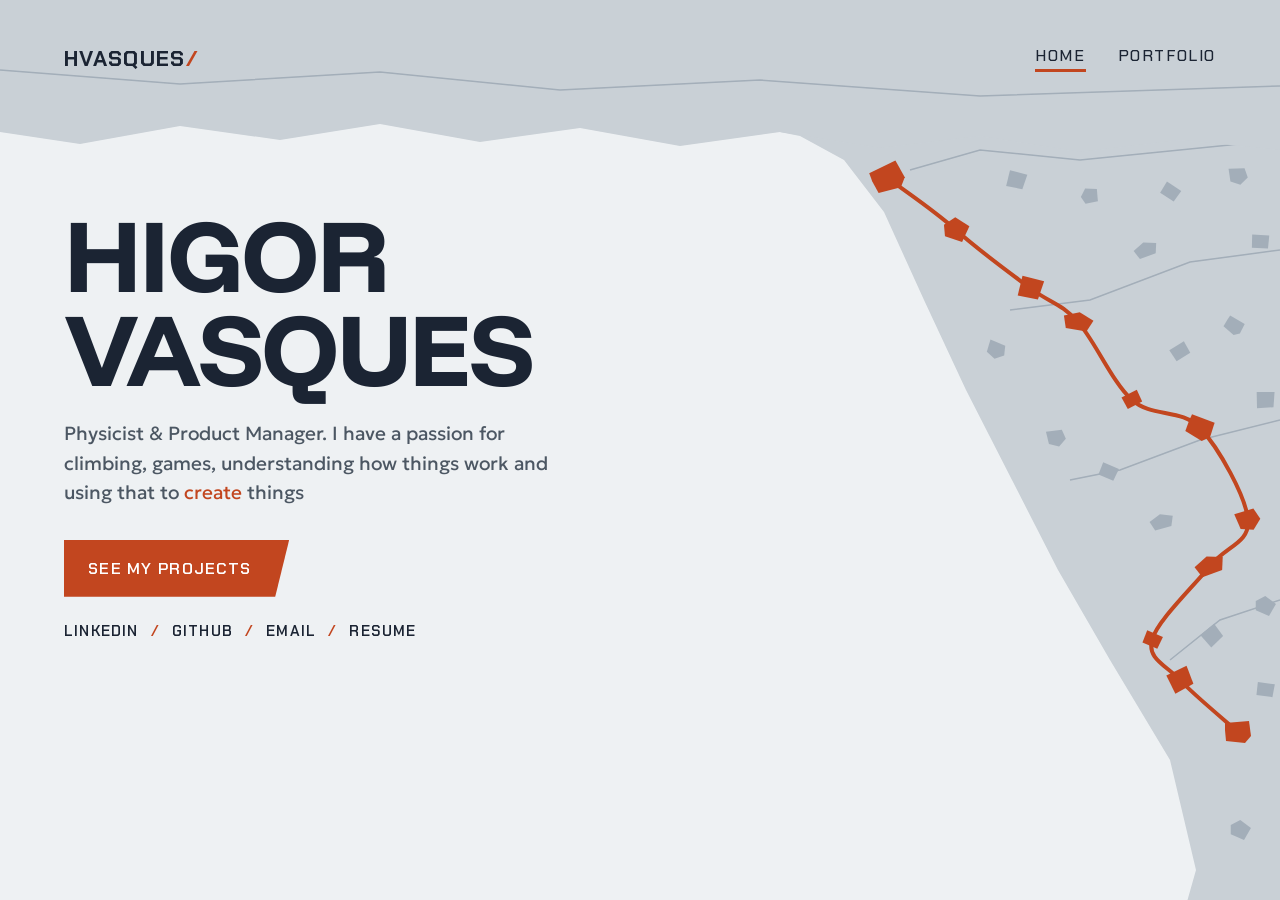
<file: index.html>
<!doctype html>
<html lang="en">
<head>
  <meta charset="utf-8">
  <meta name="viewport" content="width=device-width, initial-scale=1">
  <title>Higor Vasques — Physicist &amp; Product Manager</title>
  <meta name="description" content="Physicist and Product Manager with a passion for climbing, games, understanding how things work and using that to create things.">
  <link rel="preconnect" href="https://fonts.googleapis.com">
  <link rel="preconnect" href="https://fonts.gstatic.com" crossorigin>
  <link rel="stylesheet" href="/assets/css/tokens.css">
  <link rel="stylesheet" href="/assets/css/base.css">
  <link rel="stylesheet" href="/assets/css/home.css">
  <script type="module" src="/assets/js/pages/home.js"></script>
</head>
<body>
  <rock-roof></rock-roof>
  <div class="rock wall wall--home"></div>
  <site-header current="home"></site-header>

  <main class="content">
    <div class="copy--home">
      <h1 class="title title--name"><span>Higor</span> <span>Vasques</span></h1>
      <p class="lede">
        Physicist &amp; Product Manager. I have a passion for climbing, games, understanding how things work and using that to
        <!-- The word after "create" rolls through this list (see .creates in home.css).
             The last entry repeats the first so the loop is seamless. -->
        <span class="creates"><span class="hl">create</span> <span class="creates__slot"><span class="creates__reel"><span>things</span><span>features</span><span>products</span><span>experiences</span><span aria-hidden="true">things</span></span></span></span>
      </p>
      <a class="btn" href="/portfolio/">See my projects</a>
      <ul class="contact" aria-label="Contact">
        <li><a href="https://www.linkedin.com/in/higorvasques/" target="_blank" rel="me noopener">LinkedIn</a></li>
        <li><a href="https://github.com/hvasques" target="_blank" rel="me noopener">GitHub</a></li>
        <li><a href="mailto:higorlorijolavasques@gmail.com">Email</a></li>
        <li><a href="/resume.pdf" target="_blank" rel="noopener" type="application/pdf">Resume</a></li>
      </ul>
    </div>
  </main>
</body>
</html>
</file>
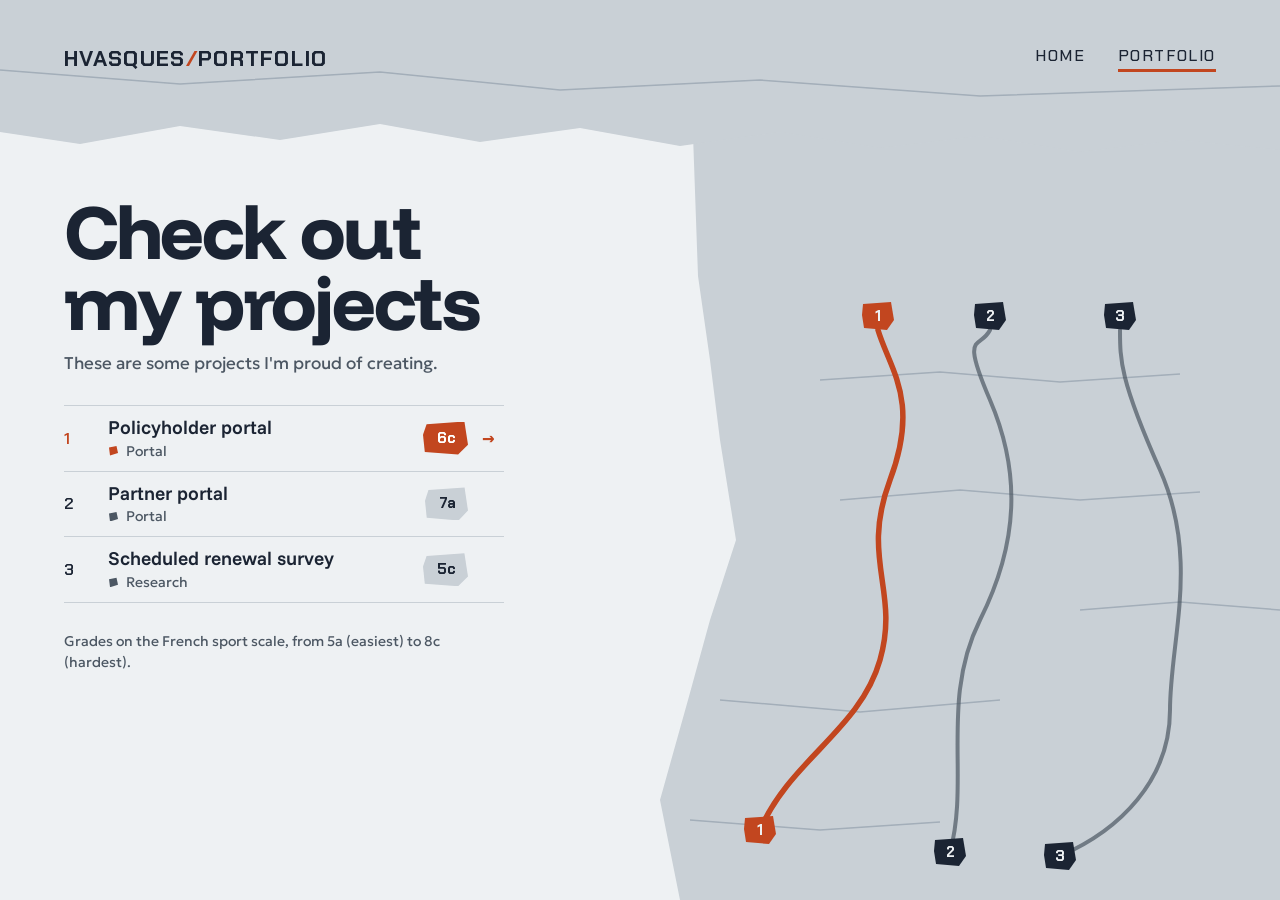
<file: portfolio/index.html>
<!doctype html>
<html lang="en">
<head>
  <meta charset="utf-8">
  <meta name="viewport" content="width=device-width, initial-scale=1">
  <title>Portfolio — hvasques</title>
  <meta name="description" content="Some projects Higor Vasques is proud of creating.">
  <link rel="preconnect" href="https://fonts.googleapis.com">
  <link rel="preconnect" href="https://fonts.gstatic.com" crossorigin>
  <link rel="stylesheet" href="/assets/css/tokens.css">
  <link rel="stylesheet" href="/assets/css/base.css">
  <link rel="stylesheet" href="/assets/css/portfolio.css">
  <script type="module" src="/assets/js/pages/portfolio.js"></script>
</head>
<body>
  <rock-roof></rock-roof>
  <div class="rock wall wall--topo"></div>
  <site-header current="portfolio"></site-header>

  <main class="content content--portfolio">
    <div class="copy--portfolio">
      <div class="intro">
        <h1 class="title title--sm">Check out my projects</h1>
        <p class="lede">These are some projects I'm proud of creating.</p>
      </div>

      <!-- Rows are built from assets/js/data/projects.js -->
      <div class="routes" data-routes></div>

      <p class="note">Grades on the French sport scale, from 5a (easiest) to 8c (hardest).</p>
    </div>
  </main>
</body>
</html>
</file>
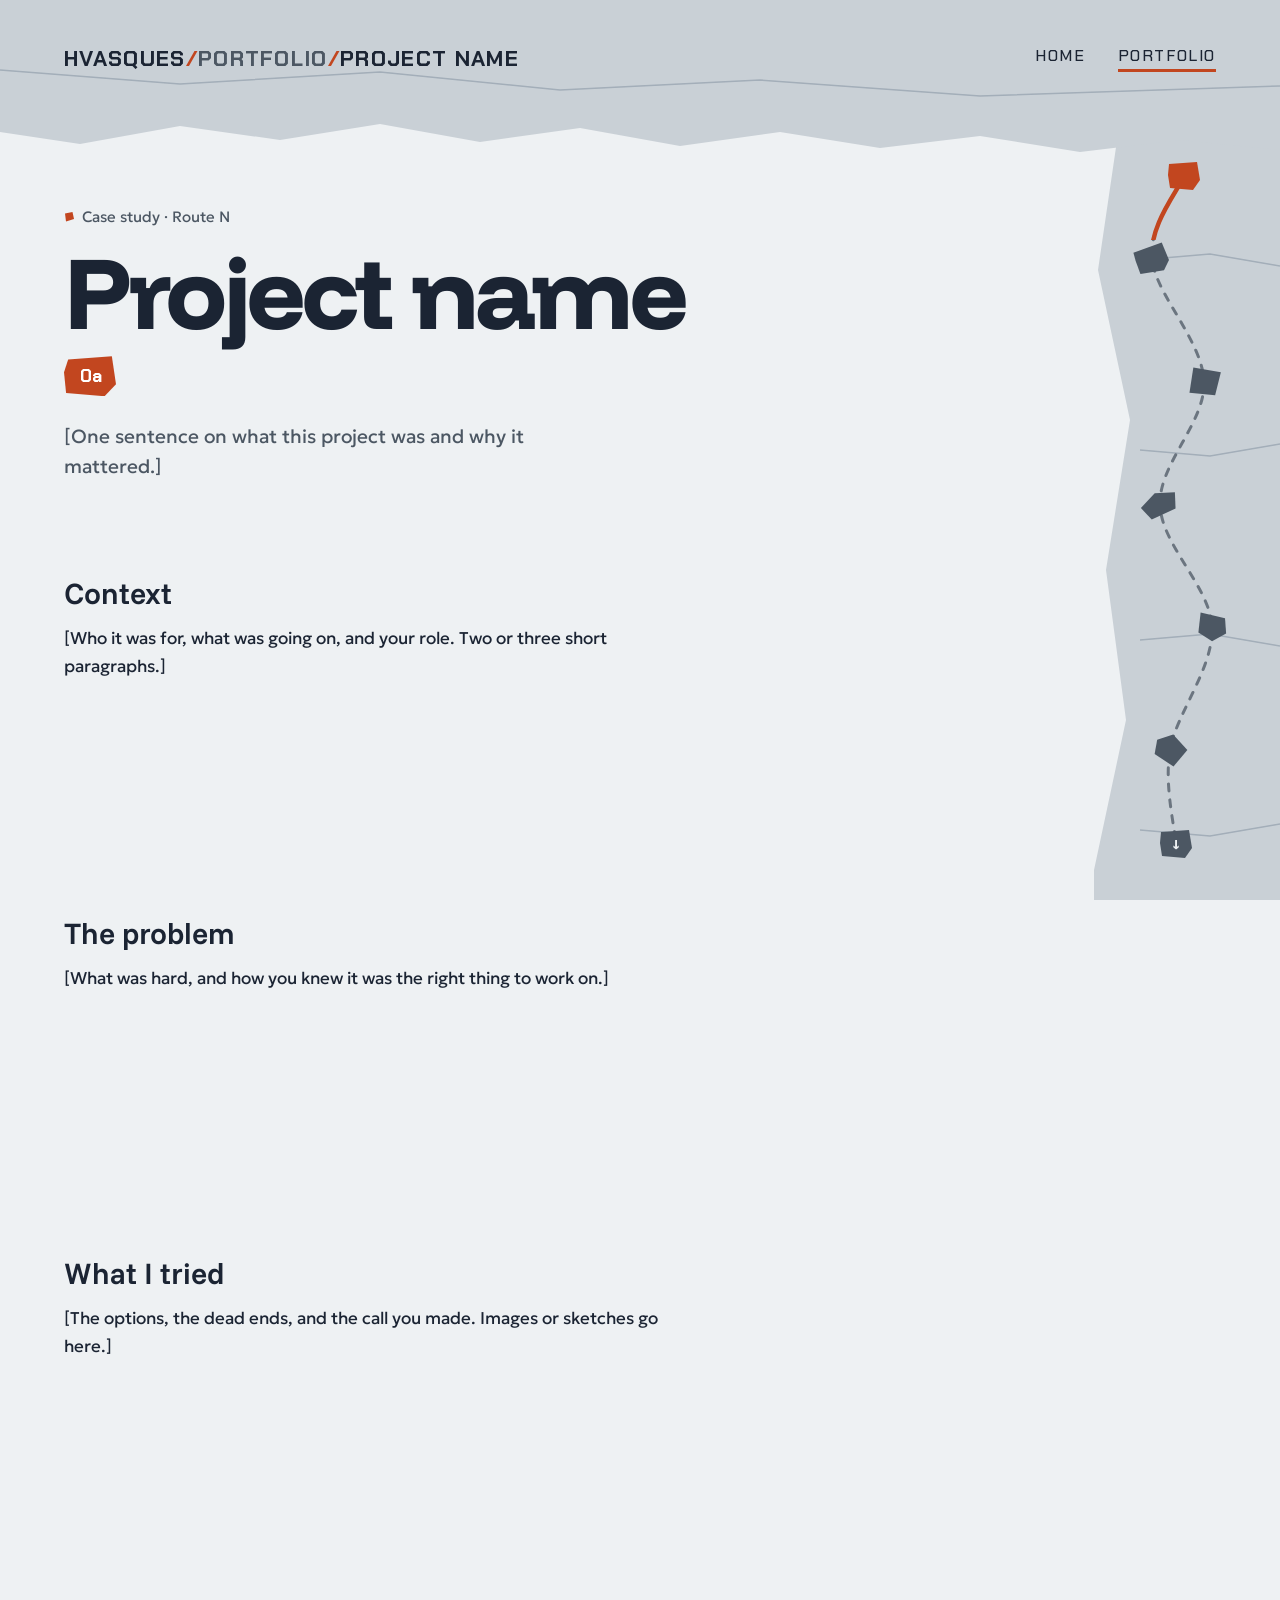
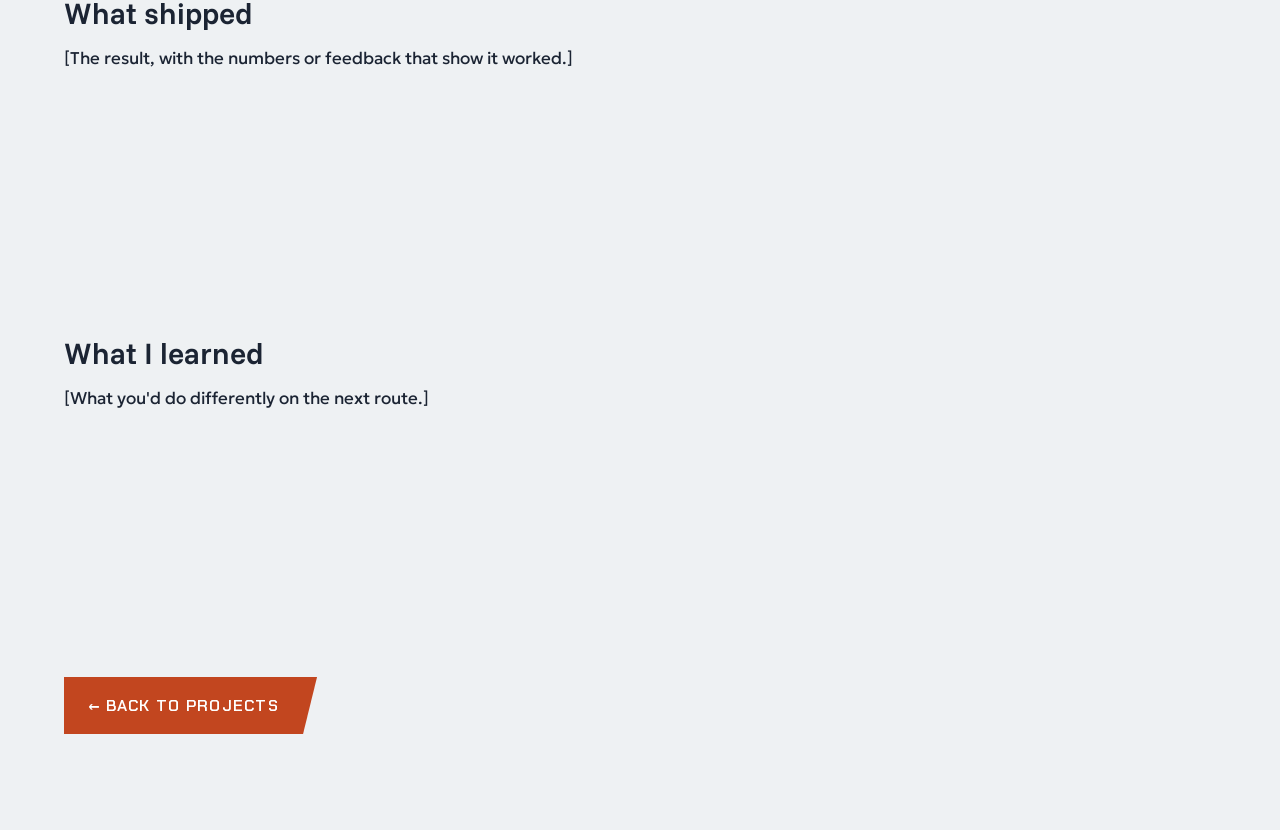
<file: portfolio/_template/index.html>
<!doctype html>
<html lang="en">
<head>
  <meta charset="utf-8">
  <meta name="viewport" content="width=device-width, initial-scale=1">
  <!-- TEMPLATE: copy this folder to portfolio/<slug>/, then:
       1. set data-project="<slug>" on <body> (same slug as in assets/js/data/projects.js)
       2. remove the robots line below
       3. write the title, intro and sections. Any <h2 data-sec> becomes a hold on the wall. -->
  <meta name="robots" content="noindex">
  <title>Project name — hvasques</title>
  <link rel="preconnect" href="https://fonts.googleapis.com">
  <link rel="preconnect" href="https://fonts.gstatic.com" crossorigin>
  <link rel="stylesheet" href="/assets/css/tokens.css">
  <link rel="stylesheet" href="/assets/css/base.css">
  <link rel="stylesheet" href="/assets/css/project.css">
  <script type="module" src="/assets/js/pages/project.js"></script>
</head>
<body data-project="">
  <rock-roof></rock-roof>
  <div class="rock wall wall--read"></div>
  <site-header current="portfolio"></site-header>

  <main class="content content--project">
    <article class="copy--project">
      <header class="project-head">
        <a class="btn btn--sm back--top" href="/portfolio/">&larr; Back to projects</a>
        <!-- Label and grade are filled in from projects.js -->
        <span class="label label--on" data-project-label>Case study · Route N</span>
        <div class="project-title">
          <h1 class="title">Project name</h1>
          <span class="grade grade--on grade--lg" data-project-grade>0a</span>
        </div>
        <p class="lede">[One sentence on what this project was and why it mattered.]</p>
      </header>

      <section class="section">
        <h2 data-sec>Context</h2>
        <p>[Who it was for, what was going on, and your role. Two or three short paragraphs.]</p>
      </section>
      <section class="section">
        <h2 data-sec>The problem</h2>
        <p>[What was hard, and how you knew it was the right thing to work on.]</p>
      </section>
      <section class="section">
        <h2 data-sec>What I tried</h2>
        <p>[The options, the dead ends, and the call you made. Images or sketches go here.]</p>
      </section>
      <section class="section">
        <h2 data-sec>What shipped</h2>
        <p>[The result, with the numbers or feedback that show it worked.]</p>
      </section>
      <section class="section">
        <h2 data-sec>What I learned</h2>
        <p>[What you'd do differently on the next route.]</p>
      </section>

      <a class="btn back--bottom" href="/portfolio/">&larr; Back to projects</a>
    </article>
  </main>
</body>
</html>
</file>
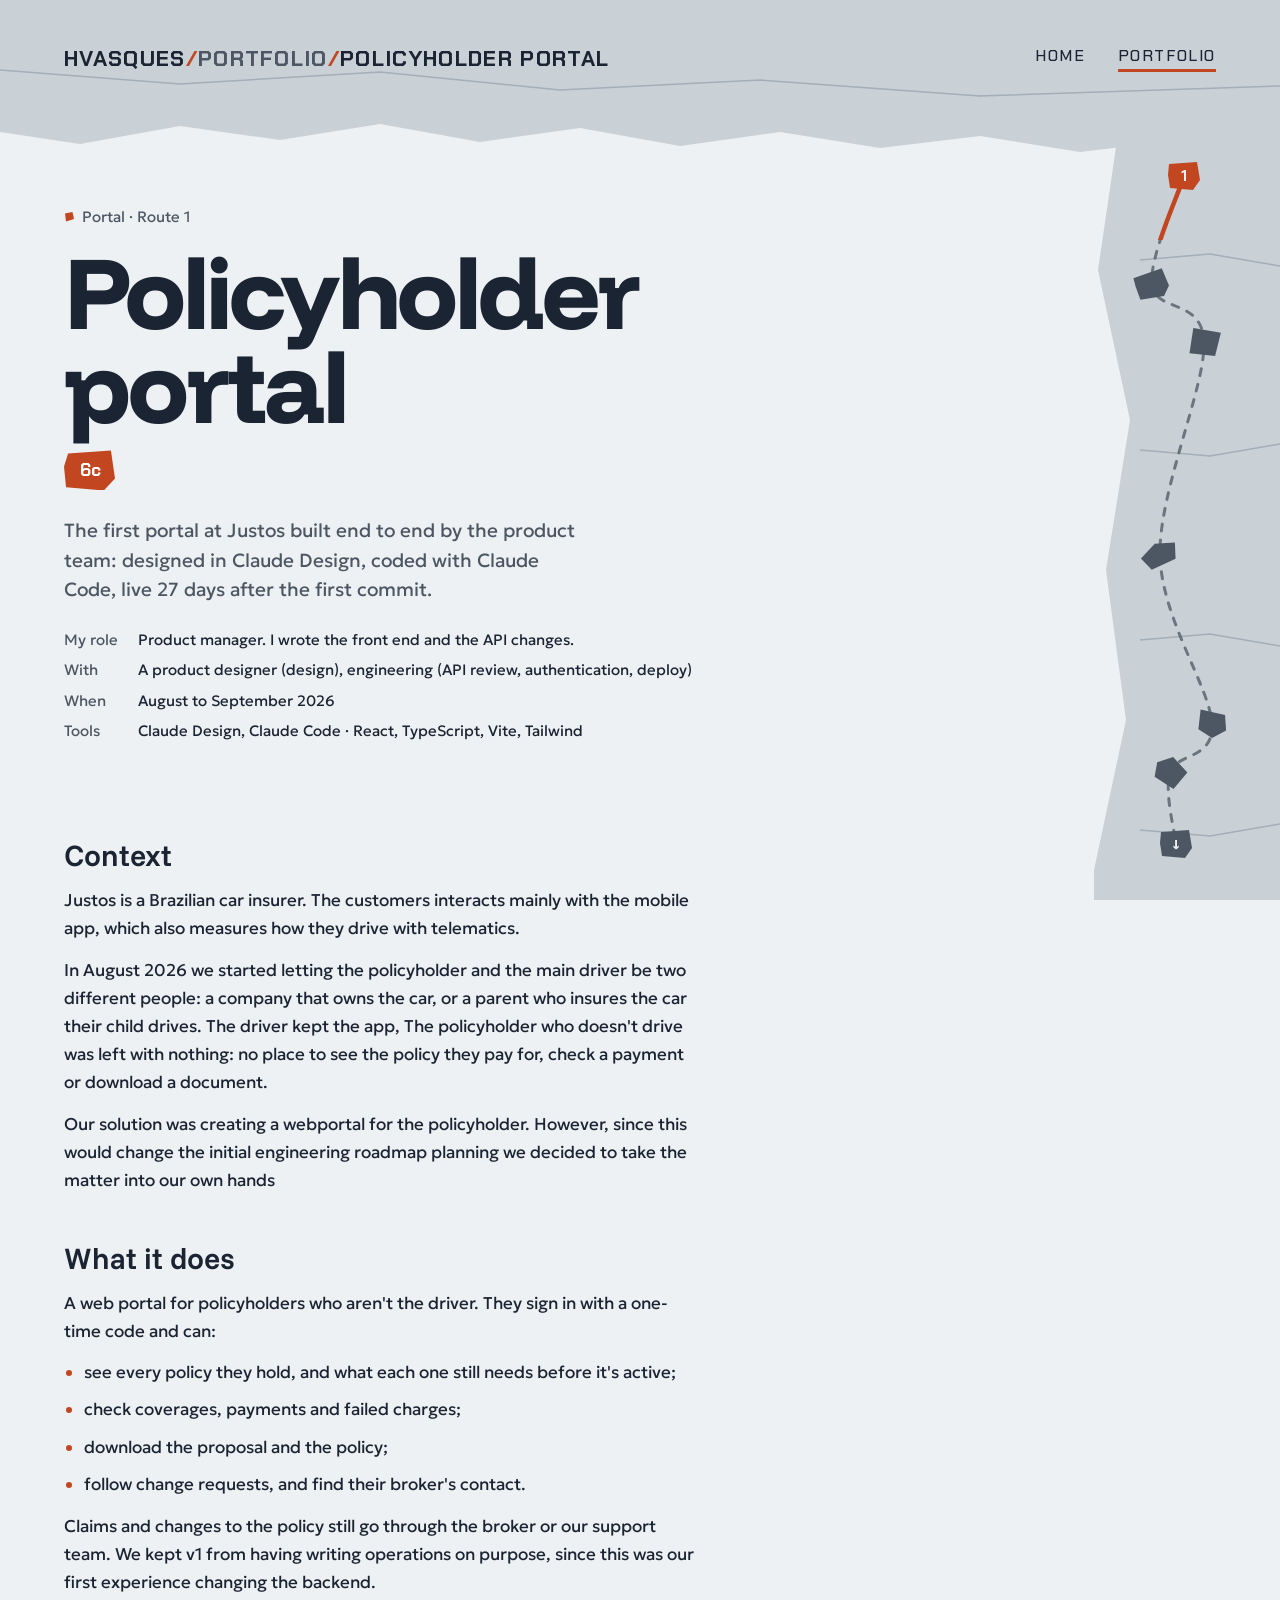
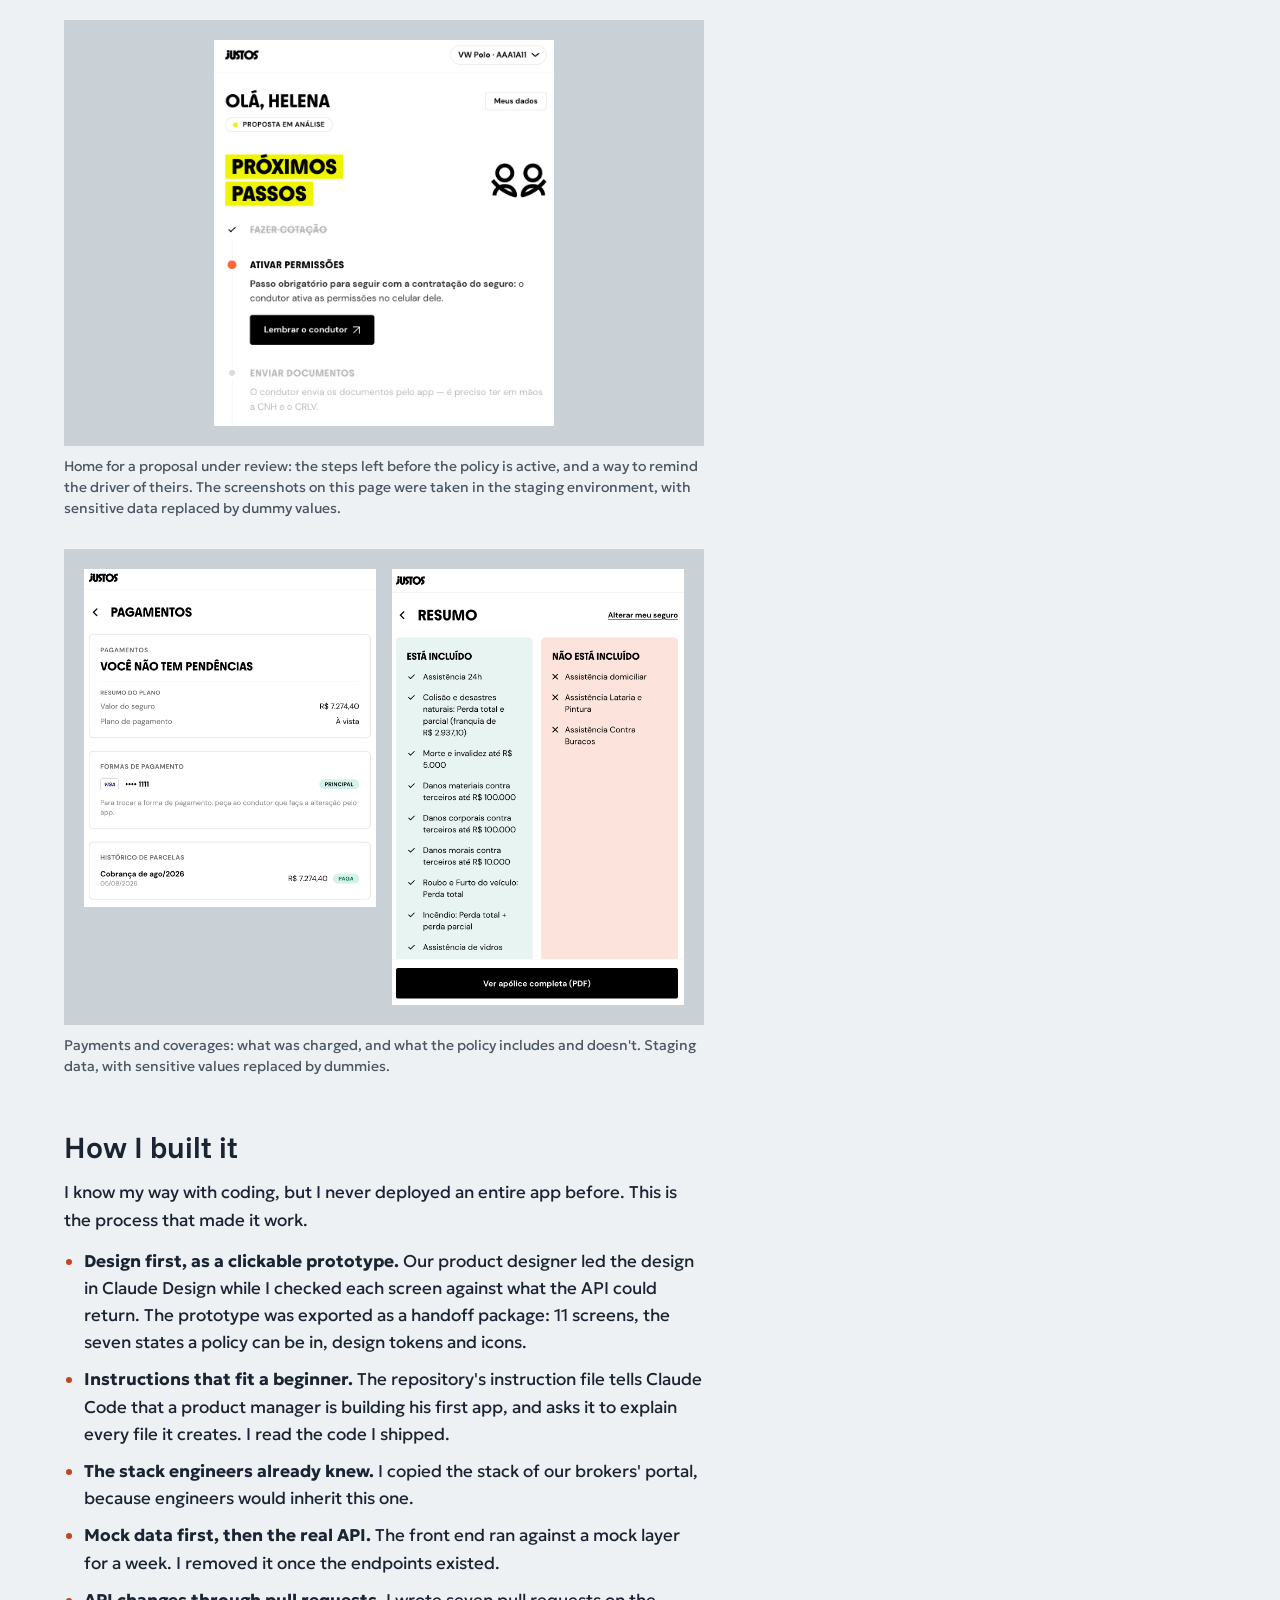
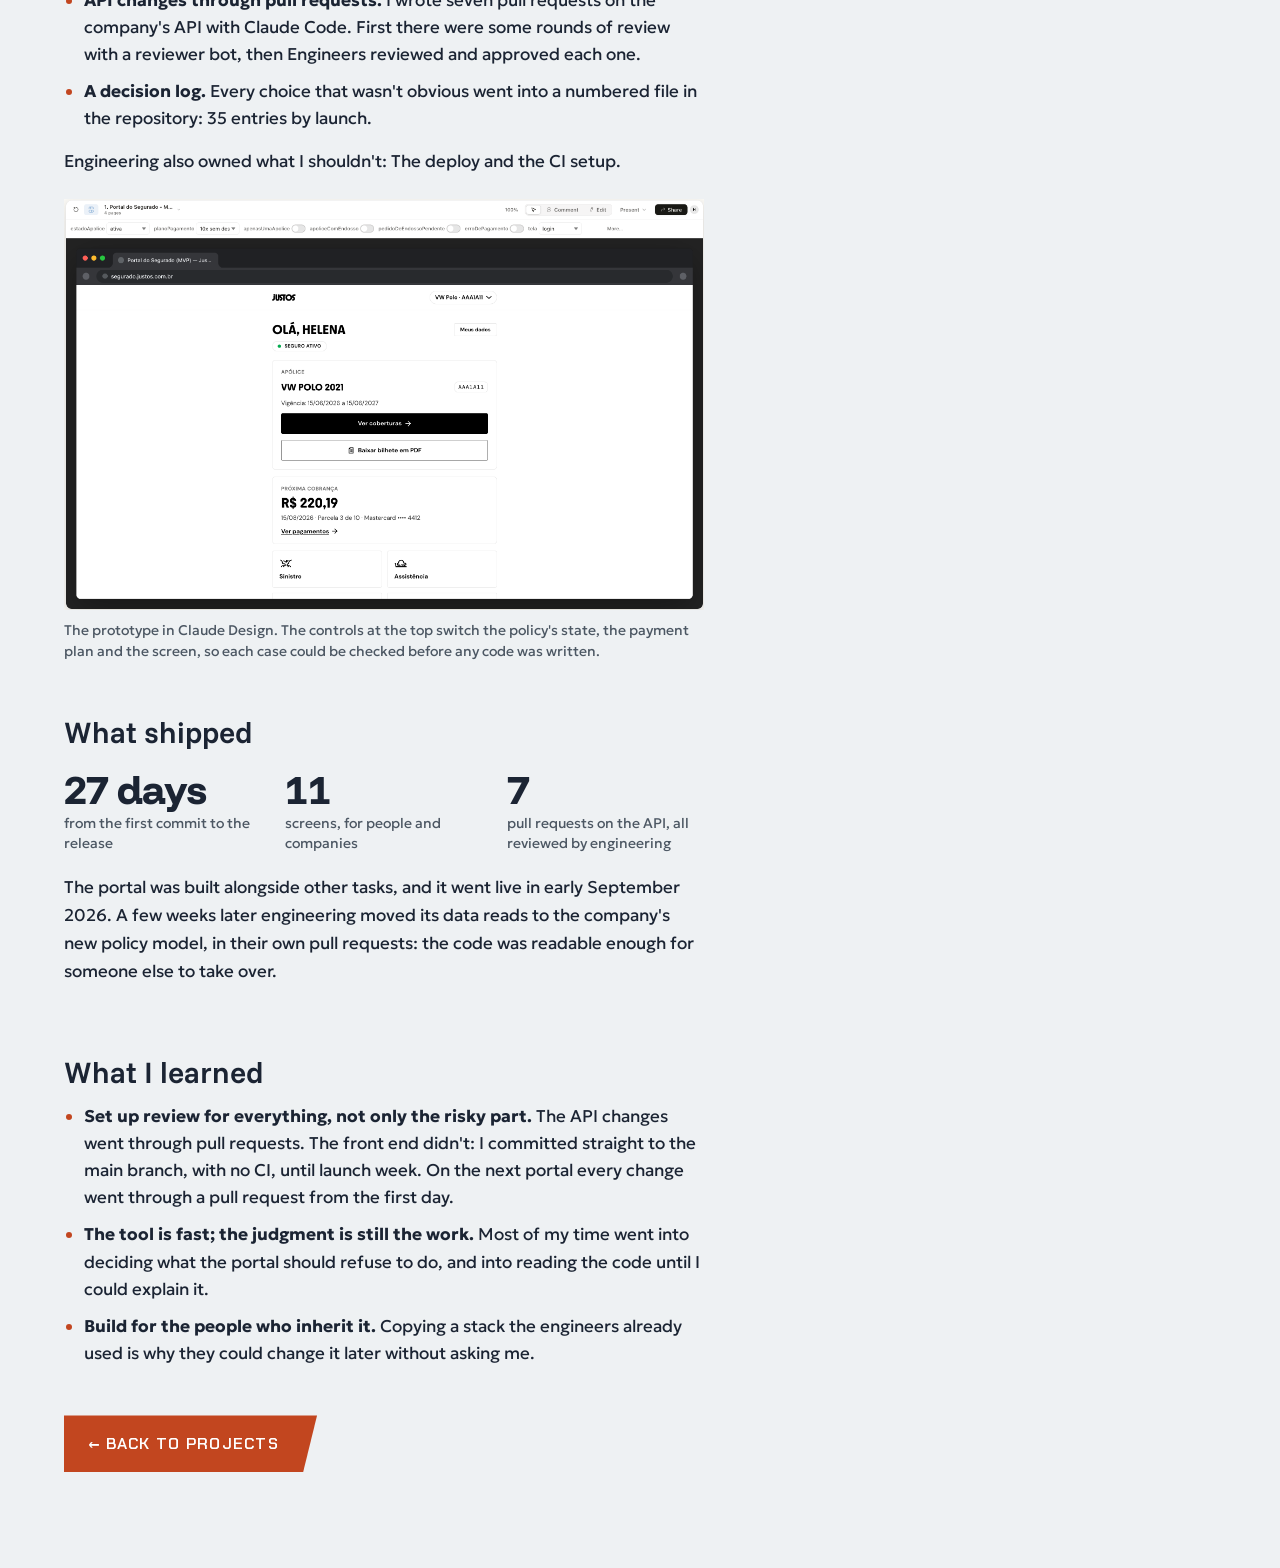
<file: portfolio/insured-portal/index.html>
<!doctype html>
<html lang="en">
<head>
  <meta charset="utf-8">
  <meta name="viewport" content="width=device-width, initial-scale=1">
  <title>Policyholder portal — hvasques</title>
  <meta name="description" content="The first portal at Justos built end to end by the product team: designed in Claude Design, coded with Claude Code, live 27 days after the first commit.">
  <link rel="preconnect" href="https://fonts.googleapis.com">
  <link rel="preconnect" href="https://fonts.gstatic.com" crossorigin>
  <link rel="stylesheet" href="/assets/css/tokens.css">
  <link rel="stylesheet" href="/assets/css/base.css">
  <link rel="stylesheet" href="/assets/css/project.css">
  <script type="module" src="/assets/js/pages/project.js"></script>
</head>
<body data-project="insured-portal">
  <rock-roof></rock-roof>
  <div class="rock wall wall--read"></div>
  <site-header current="portfolio"></site-header>

  <main class="content content--project">
    <article class="copy--project">
      <header class="project-head">
        <a class="btn btn--sm back--top" href="/portfolio/">&larr; Back to projects</a>
        <!-- Label and grade are filled in from projects.js -->
        <span class="label label--on" data-project-label>Case study · Route N</span>
        <div class="project-title">
          <h1 class="title">Policyholder portal</h1>
          <span class="grade grade--on grade--lg" data-project-grade>0a</span>
        </div>
        <p class="lede">The first portal at Justos built end to end by the product team: designed in Claude Design, coded with Claude Code, live 27 days after the first commit.</p>
        <dl class="facts">
          <dt>My role</dt>
          <dd>Product manager. I wrote the front end and the API changes.</dd>
          <dt>With</dt>
          <dd>A product designer (design), engineering (API review, authentication, deploy)</dd>
          <dt>When</dt>
          <dd>August to September 2026</dd>
          <dt>Tools</dt>
          <dd>Claude Design, Claude Code · React, TypeScript, Vite, Tailwind</dd>
        </dl>
      </header>

      <section class="section">
        <h2 data-sec>Context</h2>
        <p>Justos is a Brazilian car insurer. The customers interacts mainly with the mobile app, which also measures how they drive with telematics.</p>
        <p>In August 2026 we started letting the policyholder and the main driver be two different people: a company that owns the car, or a parent who insures the car their child drives. The driver kept the app, The policyholder who doesn't drive was left with nothing: no place to see the policy they pay for, check a payment or download a document.</p>
        <p>Our solution was creating a webportal for the policyholder. However, since this would change the initial engineering roadmap planning we decided to take the matter into our own hands</p>
      </section>

      <section class="section">
        <h2 data-sec>What it does</h2>
        <p>A web portal for policyholders who aren't the driver. They sign in with a one-time code and can:</p>
        <ul>
          <li>see every policy they hold, and what each one still needs before it's active;</li>
          <li>check coverages, payments and failed charges;</li>
          <li>download the proposal and the policy;</li>
          <li>follow change requests, and find their broker's contact.</li>
        </ul>
        <p>Claims and changes to the policy still go through the broker or our support team. We kept v1 from having writing operations on purpose, since this was our first experience changing the backend.</p>
        <figure class="shot">
          <div class="shot__plate">
            <img src="/assets/img/insured-portal/next-steps.png" width="880" height="998" alt="Portal home for a proposal under review: a list of next steps, with getting a quote done, activating permissions as the current step with a button to remind the driver, and sending documents still to come.">
          </div>
          <figcaption>Home for a proposal under review: the steps left before the policy is active, and a way to remind the driver of theirs. The screenshots on this page were taken in the staging environment, with sensitive data replaced by dummy values.</figcaption>
        </figure>
        <figure class="shot">
          <div class="shot__plate">
            <img src="/assets/img/insured-portal/payments.png" width="1078" height="1250" alt="Payments screen: nothing pending, the plan summary, the card on file and the history of charges.">
            <img src="/assets/img/insured-portal/coverages.png" width="1076" height="1606" alt="Coverage summary screen: one list of what the policy includes and one of what it doesn't, with a button to open the full policy as a PDF.">
          </div>
          <figcaption>Payments and coverages: what was charged, and what the policy includes and doesn't. Staging data, with sensitive values replaced by dummies.</figcaption>
        </figure>
      </section>

      <section class="section">
        <h2 data-sec>How I built it</h2>
        <p>I know my way with coding, but I never deployed an entire app before. This is the process that made it work.</p>
        <ul>
          <li><strong>Design first, as a clickable prototype.</strong> Our product designer led the design in Claude Design while I checked each screen against what the API could return. The prototype was exported as a handoff package: 11 screens, the seven states a policy can be in, design tokens and icons.</li>
          <li><strong>Instructions that fit a beginner.</strong> The repository's instruction file tells Claude Code that a product manager is building his first app, and asks it to explain every file it creates. I read the code I shipped.</li>
          <li><strong>The stack engineers already knew.</strong> I copied the stack of our brokers' portal, because engineers would inherit this one.</li>
          <li><strong>Mock data first, then the real API.</strong> The front end ran against a mock layer for a week. I removed it once the endpoints existed.</li>
          <li><strong>API changes through pull requests.</strong> I wrote seven pull requests on the company's API with Claude Code. First there were some rounds of review with a reviewer bot, then Engineers reviewed and approved each one.</li>
          <li><strong>A decision log.</strong> Every choice that wasn't obvious went into a numbered file in the repository: 35 entries by launch.</li>
        </ul>
        <p>Engineering also owned what I shouldn't: The deploy and the CI setup.</p>
        <figure class="shot">
          <img src="/assets/img/insured-portal/prototype.png" width="2370" height="1522" alt="The portal's prototype open in Claude Design, showing the home screen of an active policy, with controls above it for the policy state, payment plan and screen.">
          <figcaption>The prototype in Claude Design. The controls at the top switch the policy's state, the payment plan and the screen, so each case could be checked before any code was written.</figcaption>
        </figure>
      </section>

      <section class="section">
        <h2 data-sec>What shipped</h2>
        <div class="stat-row">
          <div class="stat"><span class="stat__n">27 days</span><span class="stat__what">from the first commit to the release</span></div>
          <div class="stat"><span class="stat__n">11</span><span class="stat__what">screens, for people and companies</span></div>
          <div class="stat"><span class="stat__n">7</span><span class="stat__what">pull requests on the API, all reviewed by engineering</span></div>
        </div>
        <p>The portal was built alongside other tasks, and it went live in early September 2026. A few weeks later engineering moved its data reads to the company's new policy model, in their own pull requests: the code was readable enough for someone else to take over.</p>
      </section>

      <section class="section">
        <h2 data-sec>What I learned</h2>
        <ul>
          <li><strong>Set up review for everything, not only the risky part.</strong> The API changes went through pull requests. The front end didn't: I committed straight to the main branch, with no CI, until launch week. On the next portal every change went through a pull request from the first day.</li>
          <li><strong>The tool is fast; the judgment is still the work.</strong> Most of my time went into deciding what the portal should refuse to do, and into reading the code until I could explain it.</li>
          <li><strong>Build for the people who inherit it.</strong> Copying a stack the engineers already used is why they could change it later without asking me.</li>
        </ul>
      </section>

      <a class="btn back--bottom" href="/portfolio/">&larr; Back to projects</a>
    </article>
  </main>
</body>
</html>
</file>
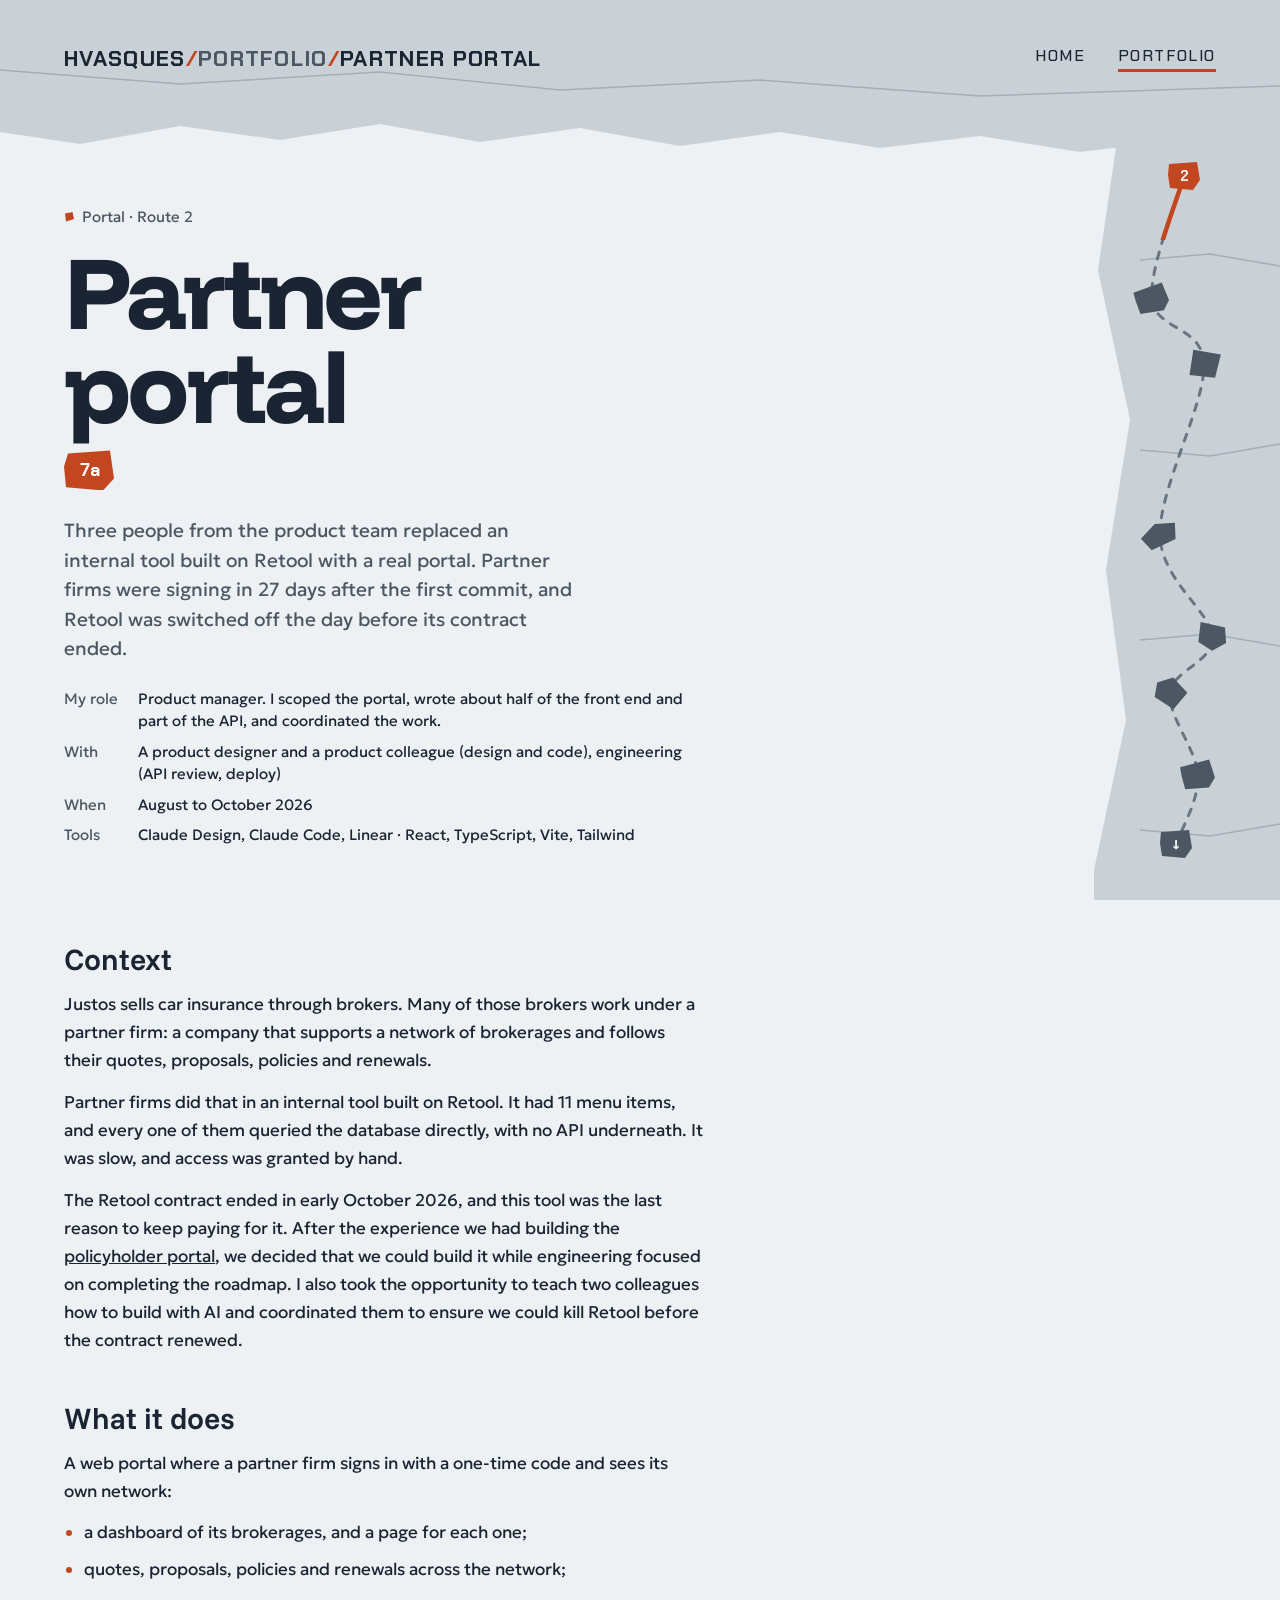
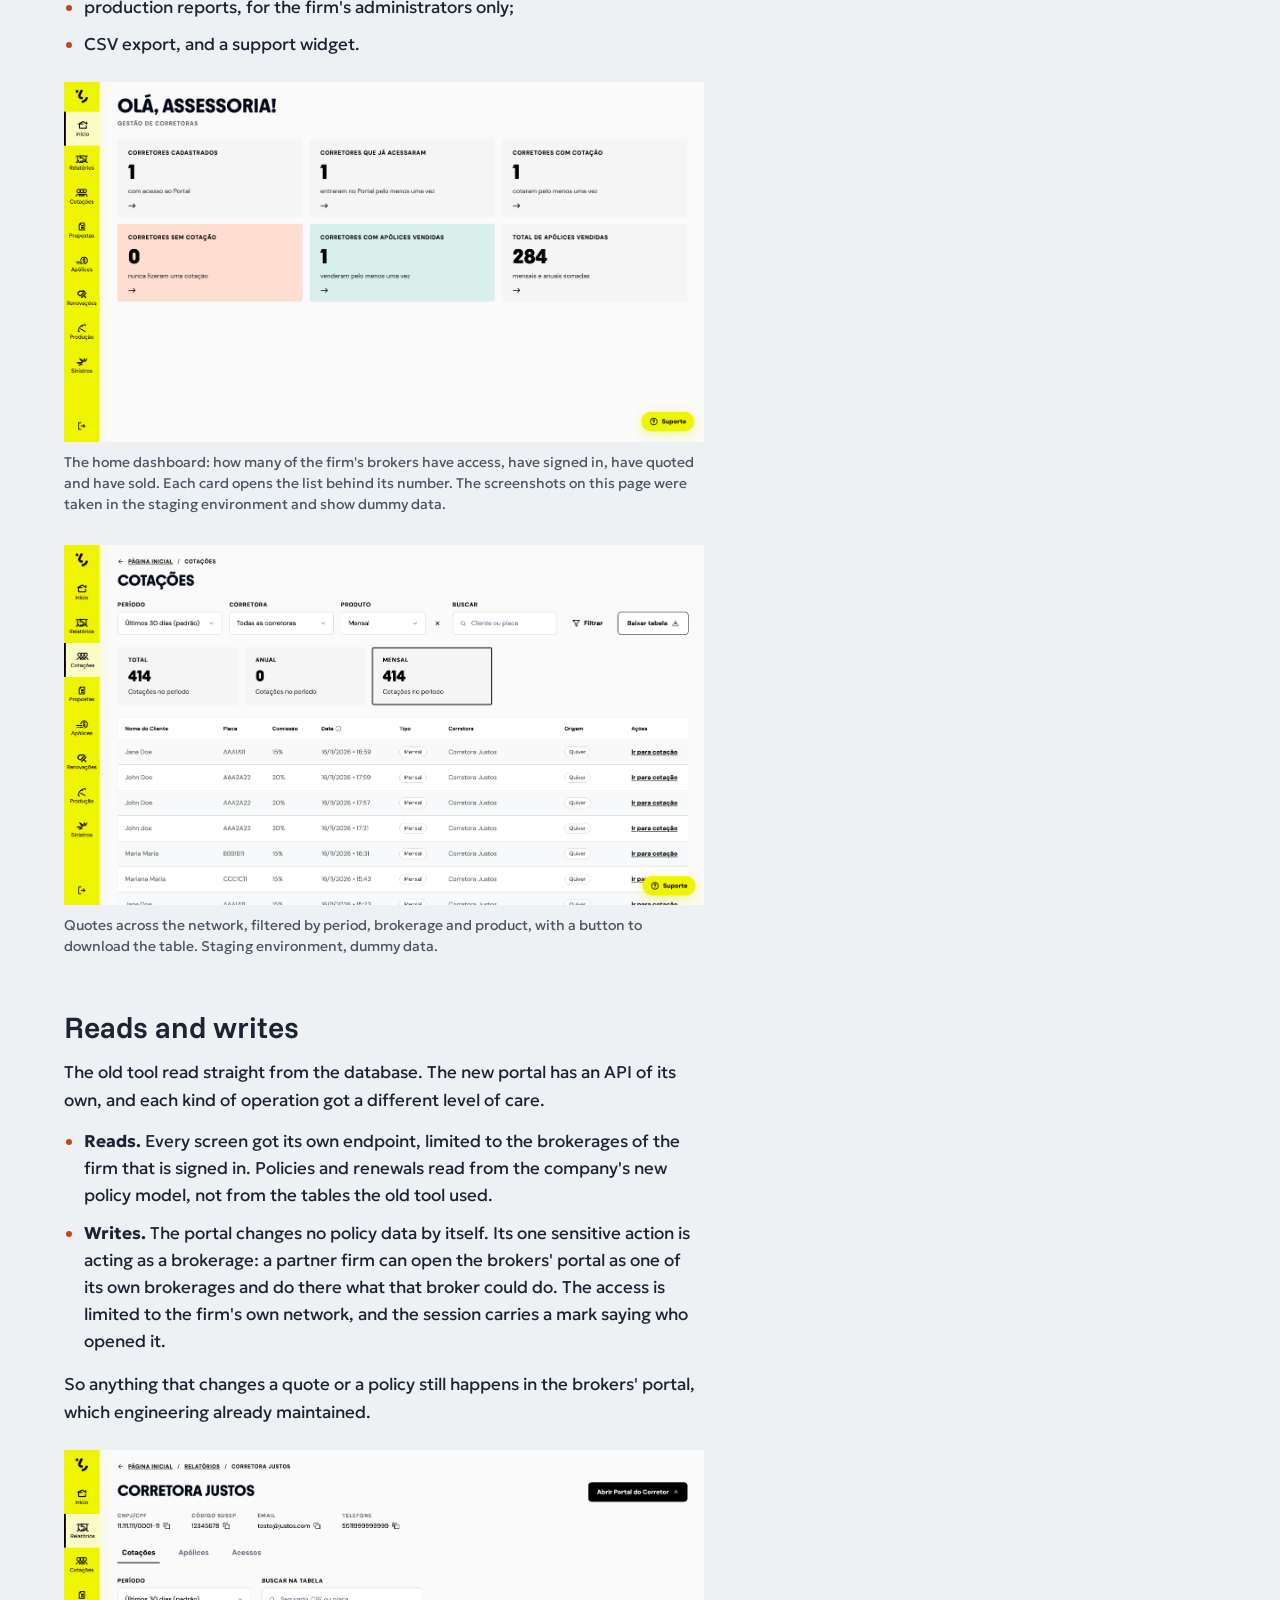
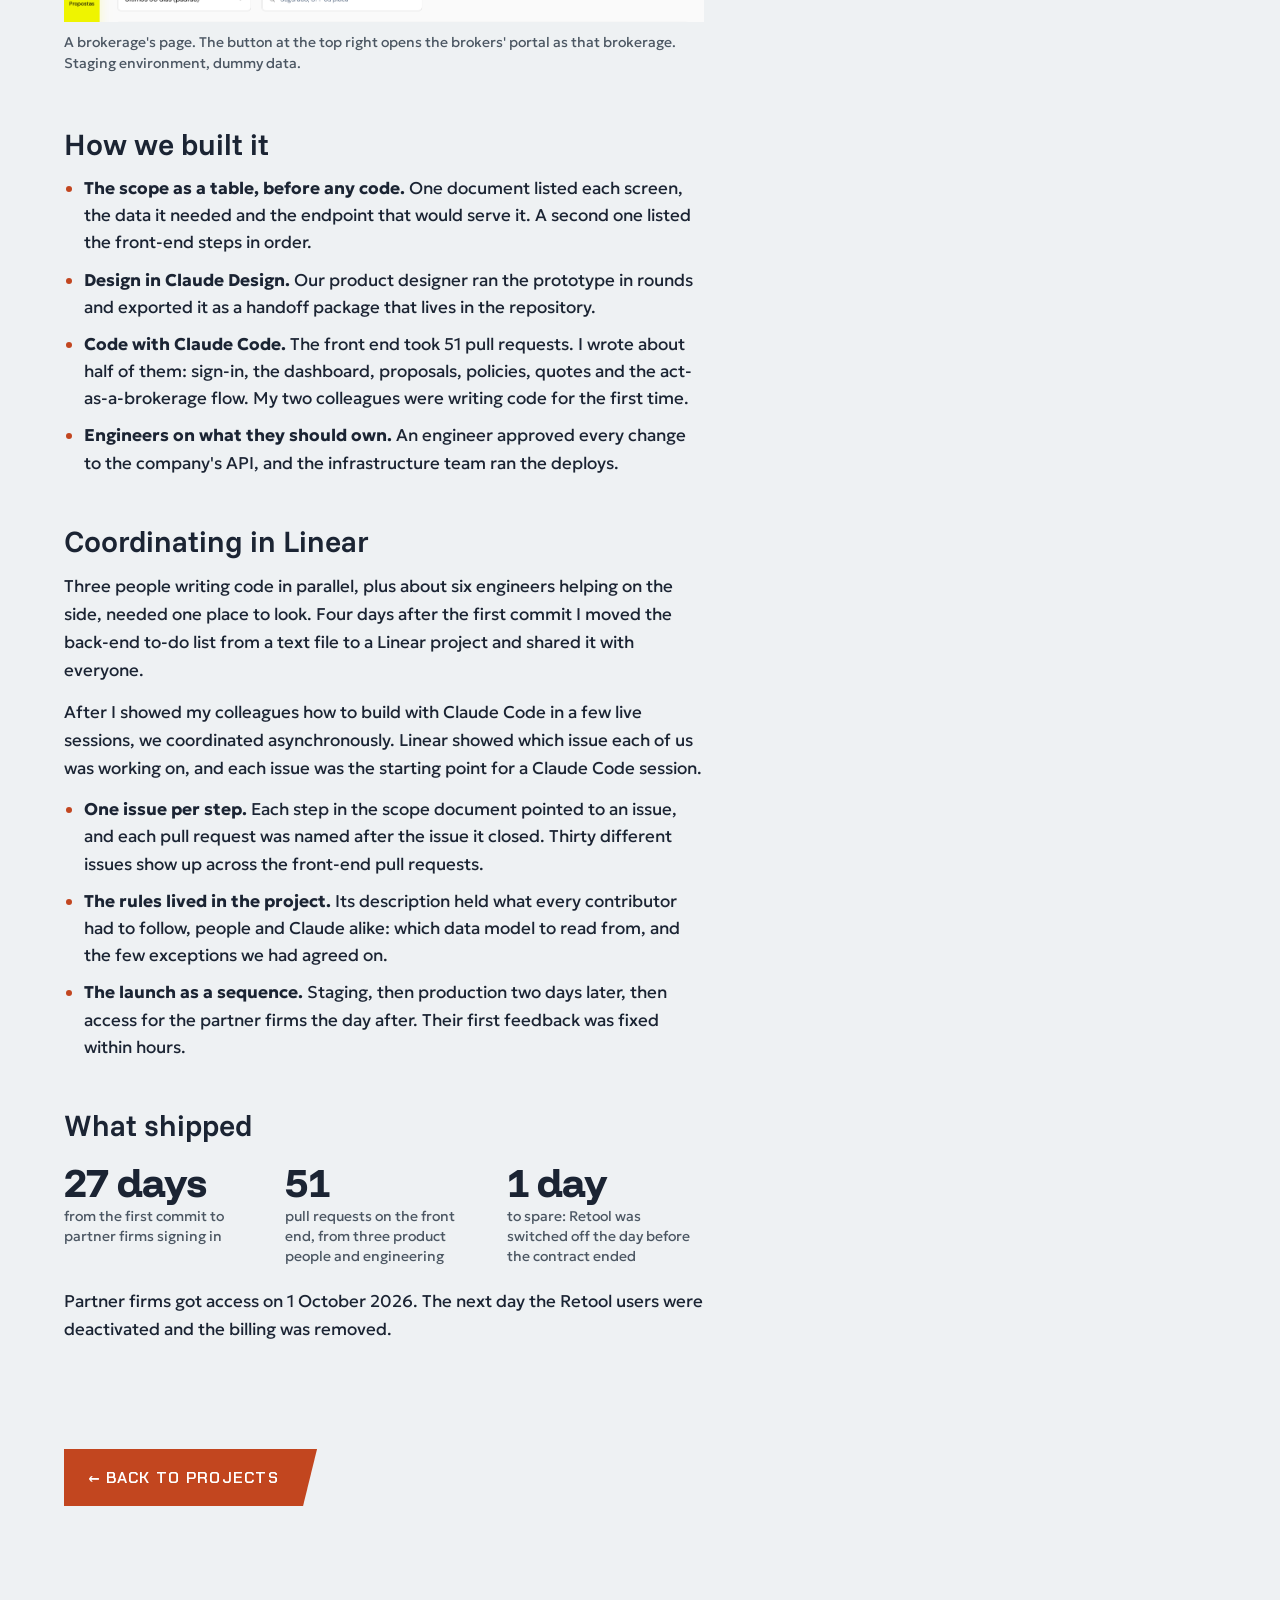
<file: portfolio/partner-portal/index.html>
<!doctype html>
<html lang="en">
<head>
  <meta charset="utf-8">
  <meta name="viewport" content="width=device-width, initial-scale=1">
  <title>Partner portal — hvasques</title>
  <meta name="description" content="Three people from the product team replaced an internal Retool tool with a real portal in 27 days, coordinated in Linear and built with Claude Code.">
  <link rel="preconnect" href="https://fonts.googleapis.com">
  <link rel="preconnect" href="https://fonts.gstatic.com" crossorigin>
  <link rel="stylesheet" href="/assets/css/tokens.css">
  <link rel="stylesheet" href="/assets/css/base.css">
  <link rel="stylesheet" href="/assets/css/project.css">
  <script type="module" src="/assets/js/pages/project.js"></script>
</head>
<body data-project="partner-portal">
  <rock-roof></rock-roof>
  <div class="rock wall wall--read"></div>
  <site-header current="portfolio"></site-header>

  <main class="content content--project">
    <article class="copy--project">
      <header class="project-head">
        <a class="btn btn--sm back--top" href="/portfolio/">&larr; Back to projects</a>
        <!-- Label and grade are filled in from projects.js -->
        <span class="label label--on" data-project-label>Case study · Route N</span>
        <div class="project-title">
          <h1 class="title">Partner portal</h1>
          <span class="grade grade--on grade--lg" data-project-grade>0a</span>
        </div>
        <p class="lede">Three people from the product team replaced an internal tool built on Retool with a real portal. Partner firms were signing in 27 days after the first commit, and Retool was switched off the day before its contract ended.</p>
        <dl class="facts">
          <dt>My role</dt>
          <dd>Product manager. I scoped the portal, wrote about half of the front end and part of the API, and coordinated the work.</dd>
          <dt>With</dt>
          <dd>A product designer and a product colleague (design and code), engineering (API review, deploy)</dd>
          <dt>When</dt>
          <dd>August to October 2026</dd>
          <dt>Tools</dt>
          <dd>Claude Design, Claude Code, Linear · React, TypeScript, Vite, Tailwind</dd>
        </dl>
      </header>

      <section class="section">
        <h2 data-sec>Context</h2>
        <p>Justos sells car insurance through brokers. Many of those brokers work under a partner firm: a company that supports a network of brokerages and follows their quotes, proposals, policies and renewals.</p>
        <p>Partner firms did that in an internal tool built on Retool. It had 11 menu items, and every one of them queried the database directly, with no API underneath. It was slow, and access was granted by hand.</p>
        <p>The Retool contract ended in early October 2026, and this tool was the last reason to keep paying for it. After the experience we had building the <a href="/portfolio/insured-portal/">policyholder portal</a>, we decided that we could build it while engineering focused on completing the roadmap. I also took the opportunity to teach two colleagues how to build with AI and coordinated them to ensure we could kill Retool before the contract renewed.</p>
      </section>

      <section class="section">
        <h2 data-sec>What it does</h2>
        <p>A web portal where a partner firm signs in with a one-time code and sees its own network:</p>
        <ul>
          <li>a dashboard of its brokerages, and a page for each one;</li>
          <li>quotes, proposals, policies and renewals across the network;</li>
          <li>production reports, for the firm's administrators only;</li>
          <li>CSV export, and a support widget.</li>
        </ul>
        <figure class="shot">
          <img src="/assets/img/partner-portal/dashboard.png" width="2876" height="1618" alt="The portal's home screen: six cards counting the firm's registered brokers, those who have signed in, those with and without a quote, those who have sold a policy, and the total of policies sold.">
          <figcaption>The home dashboard: how many of the firm's brokers have access, have signed in, have quoted and have sold. Each card opens the list behind its number. The screenshots on this page were taken in the staging environment and show dummy data.</figcaption>
        </figure>
        <figure class="shot">
          <img src="/assets/img/partner-portal/quotes.png" width="2870" height="1614" alt="The quotes screen: filters for period, brokerage and product, totals for annual and monthly quotes, and a table with client, plate, commission, date, brokerage and a link to each quote.">
          <figcaption>Quotes across the network, filtered by period, brokerage and product, with a button to download the table. Staging environment, dummy data.</figcaption>
        </figure>
      </section>

      <section class="section">
        <h2 data-sec>Reads and writes</h2>
        <p>The old tool read straight from the database. The new portal has an API of its own, and each kind of operation got a different level of care.</p>
        <ul>
          <li><strong>Reads.</strong> Every screen got its own endpoint, limited to the brokerages of the firm that is signed in. Policies and renewals read from the company's new policy model, not from the tables the old tool used.</li>
          <li><strong>Writes.</strong> The portal changes no policy data by itself. Its one sensitive action is acting as a brokerage: a partner firm can open the brokers' portal as one of its own brokerages and do there what that broker could do. The access is limited to the firm's own network, and the session carries a mark saying who opened it.</li>
        </ul>
        <p>So anything that changes a quote or a policy still happens in the brokers' portal, which engineering already maintained.</p>
        <figure class="shot">
          <img src="/assets/img/partner-portal/brokerage.png" width="2874" height="774" alt="A brokerage's page, with its registration data, tabs for quotes, policies and accesses, and a button to open the brokers' portal.">
          <figcaption>A brokerage's page. The button at the top right opens the brokers' portal as that brokerage. Staging environment, dummy data.</figcaption>
        </figure>
      </section>

      <section class="section">
        <h2 data-sec>How we built it</h2>
        <ul>
          <li><strong>The scope as a table, before any code.</strong> One document listed each screen, the data it needed and the endpoint that would serve it. A second one listed the front-end steps in order.</li>
          <li><strong>Design in Claude Design.</strong> Our product designer ran the prototype in rounds and exported it as a handoff package that lives in the repository.</li>
          <li><strong>Code with Claude Code.</strong> The front end took 51 pull requests. I wrote about half of them: sign-in, the dashboard, proposals, policies, quotes and the act-as-a-brokerage flow. My two colleagues were writing code for the first time.</li>
          <li><strong>Engineers on what they should own.</strong> An engineer approved every change to the company's API, and the infrastructure team ran the deploys.</li>
        </ul>
      </section>

      <section class="section">
        <h2 data-sec>Coordinating in Linear</h2>
        <p>Three people writing code in parallel, plus about six engineers helping on the side, needed one place to look. Four days after the first commit I moved the back-end to-do list from a text file to a Linear project and shared it with everyone.</p>
        <p>After I showed my colleagues how to build with Claude Code in a few live sessions, we coordinated asynchronously. Linear showed which issue each of us was working on, and each issue was the starting point for a Claude Code session.</p>
        <ul>
          <li><strong>One issue per step.</strong> Each step in the scope document pointed to an issue, and each pull request was named after the issue it closed. Thirty different issues show up across the front-end pull requests.</li>
          <li><strong>The rules lived in the project.</strong> Its description held what every contributor had to follow, people and Claude alike: which data model to read from, and the few exceptions we had agreed on.</li>
          <li><strong>The launch as a sequence.</strong> Staging, then production two days later, then access for the partner firms the day after. Their first feedback was fixed within hours.</li>
        </ul>
      </section>

      <section class="section">
        <h2 data-sec>What shipped</h2>
        <div class="stat-row">
          <div class="stat"><span class="stat__n">27 days</span><span class="stat__what">from the first commit to partner firms signing in</span></div>
          <div class="stat"><span class="stat__n">51</span><span class="stat__what">pull requests on the front end, from three product people and engineering</span></div>
          <div class="stat"><span class="stat__n">1 day</span><span class="stat__what">to spare: Retool was switched off the day before the contract ended</span></div>
        </div>
        <p>Partner firms got access on 1 October 2026. The next day the Retool users were deactivated and the billing was removed.</p>
      </section>

      <a class="btn back--bottom" href="/portfolio/">&larr; Back to projects</a>
    </article>
  </main>
</body>
</html>
</file>
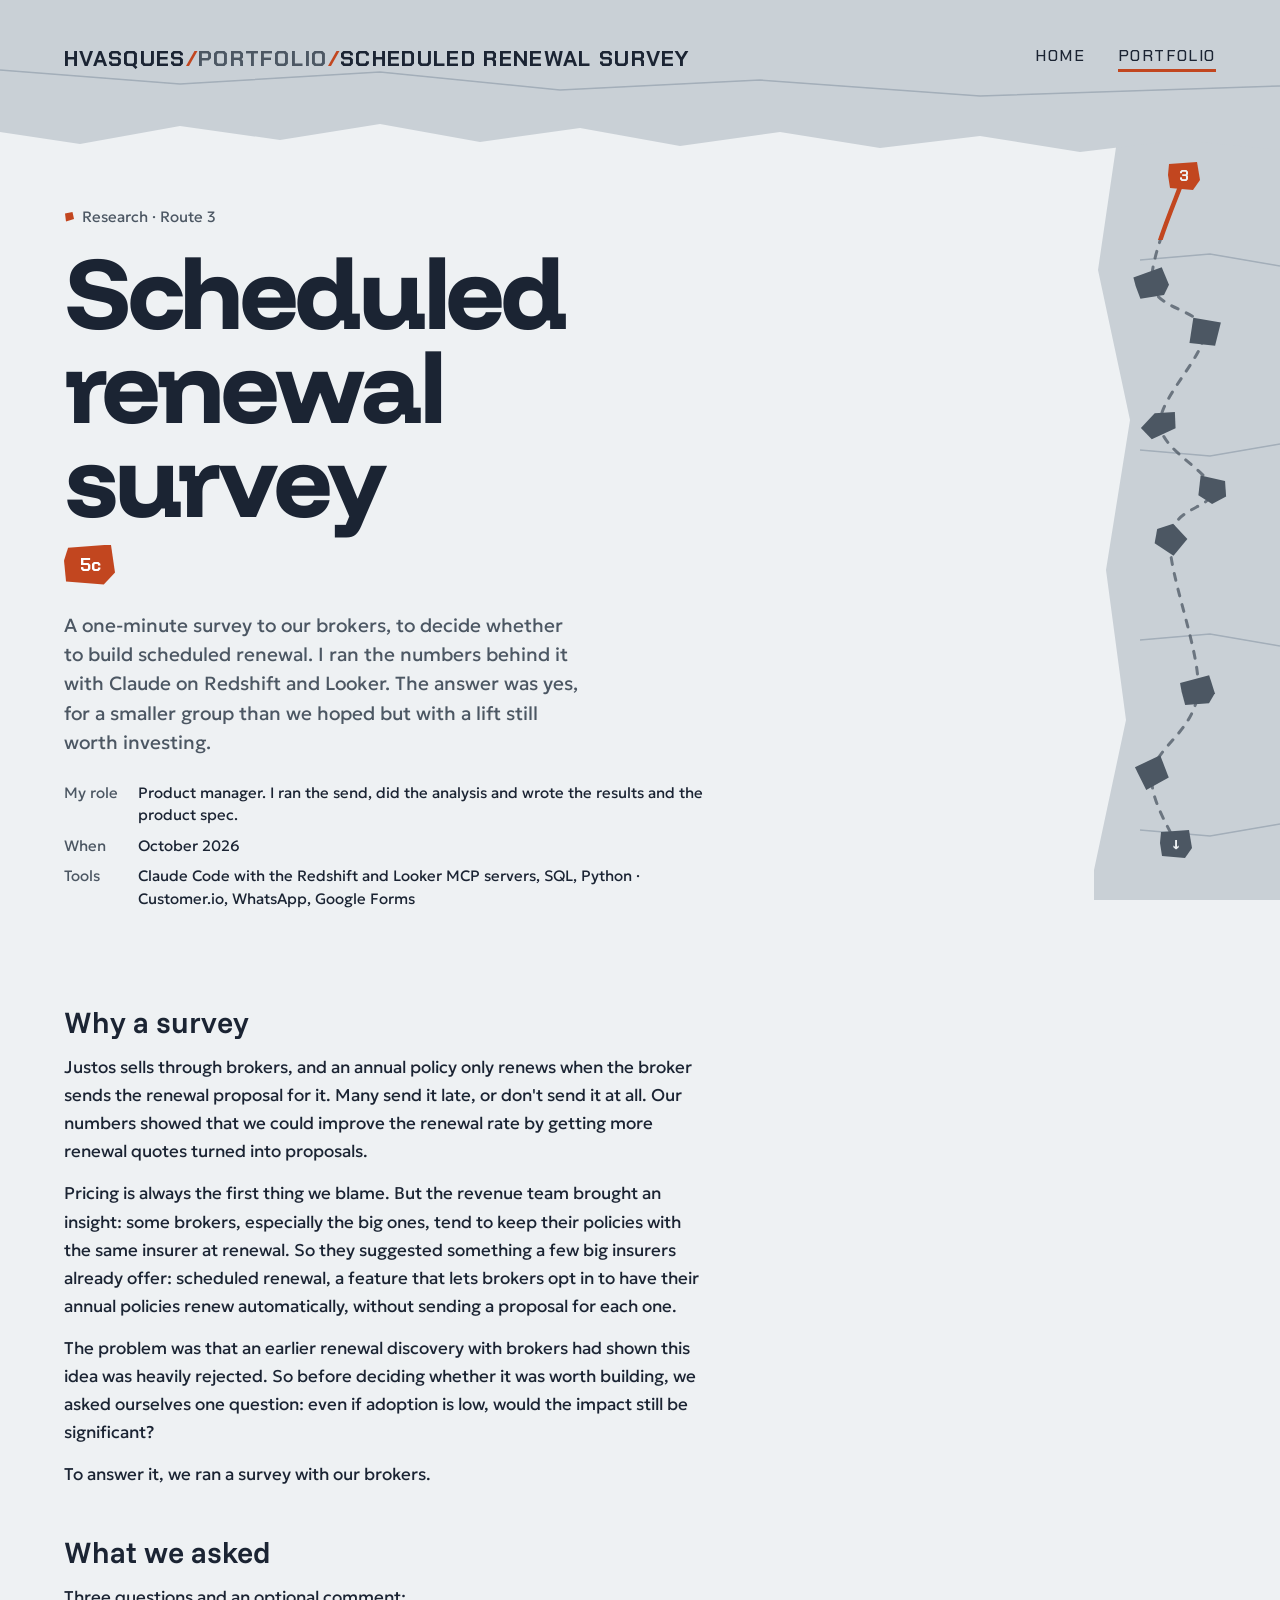
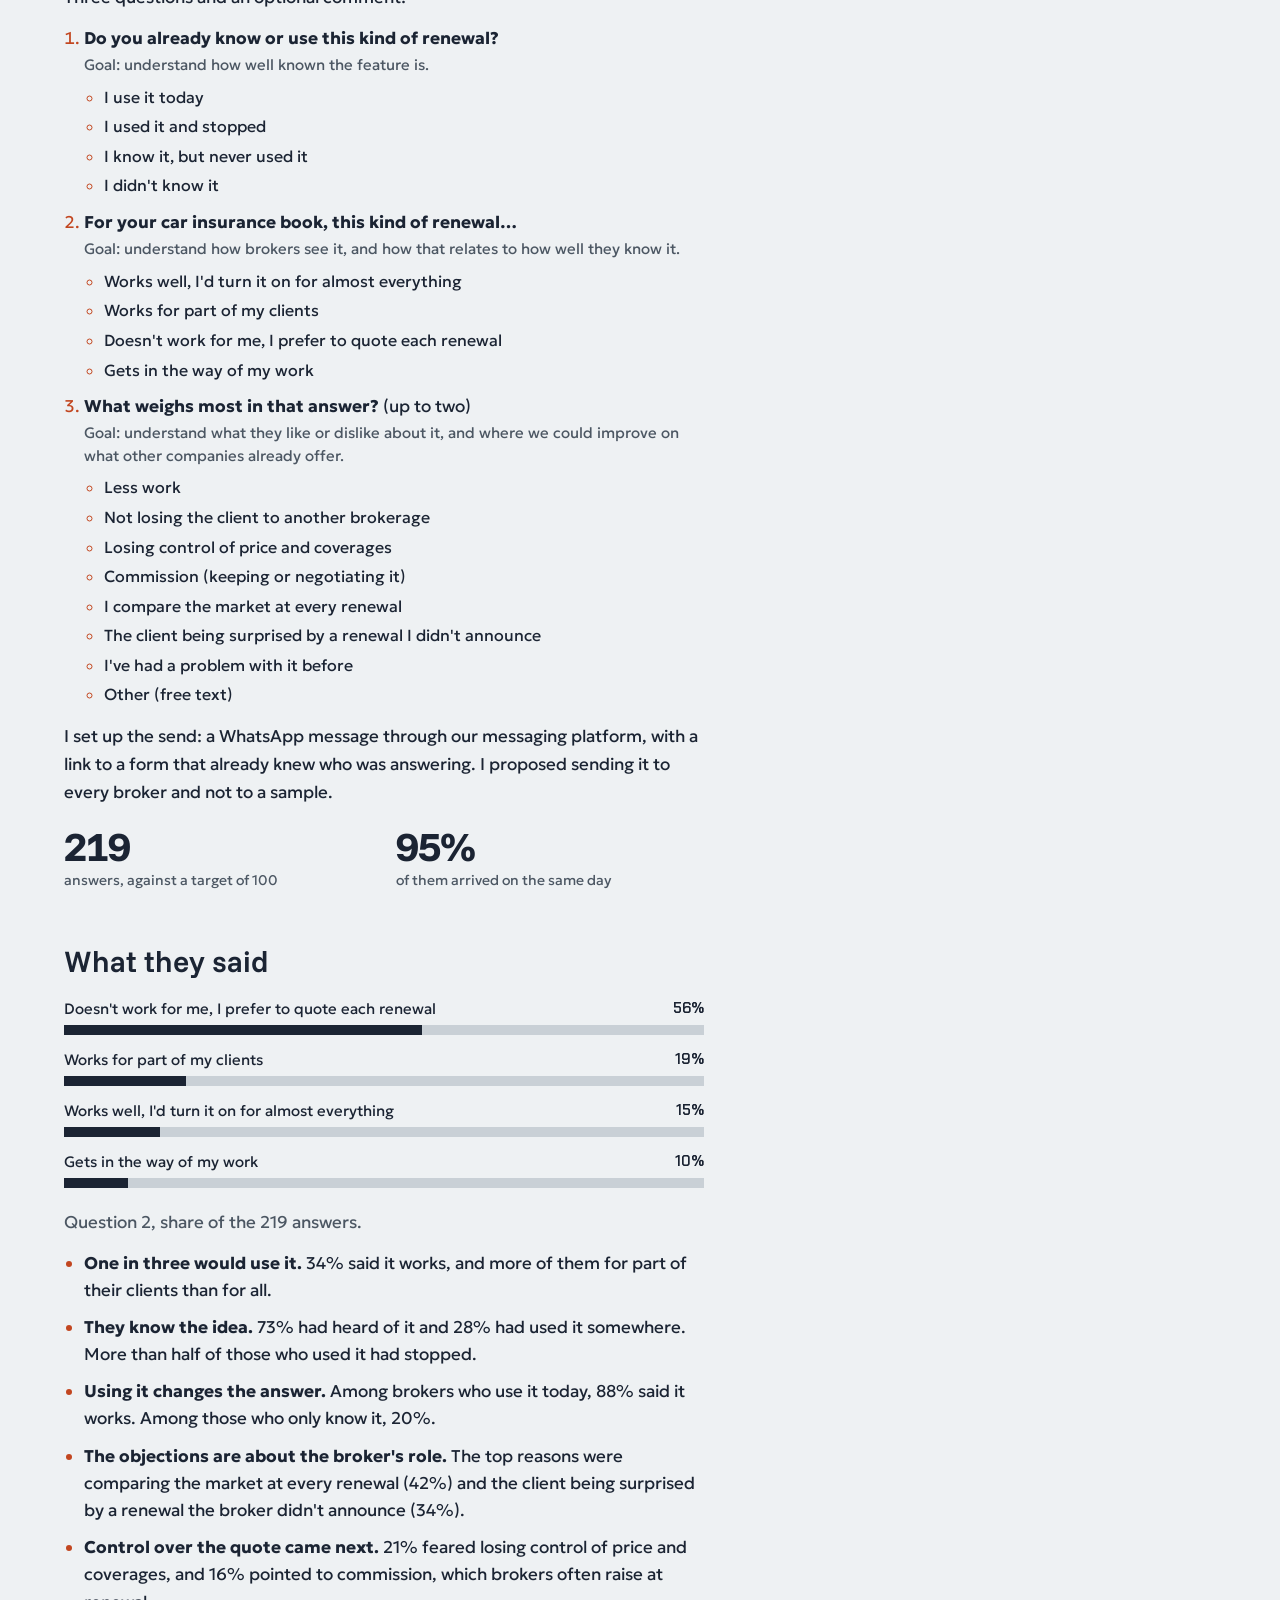
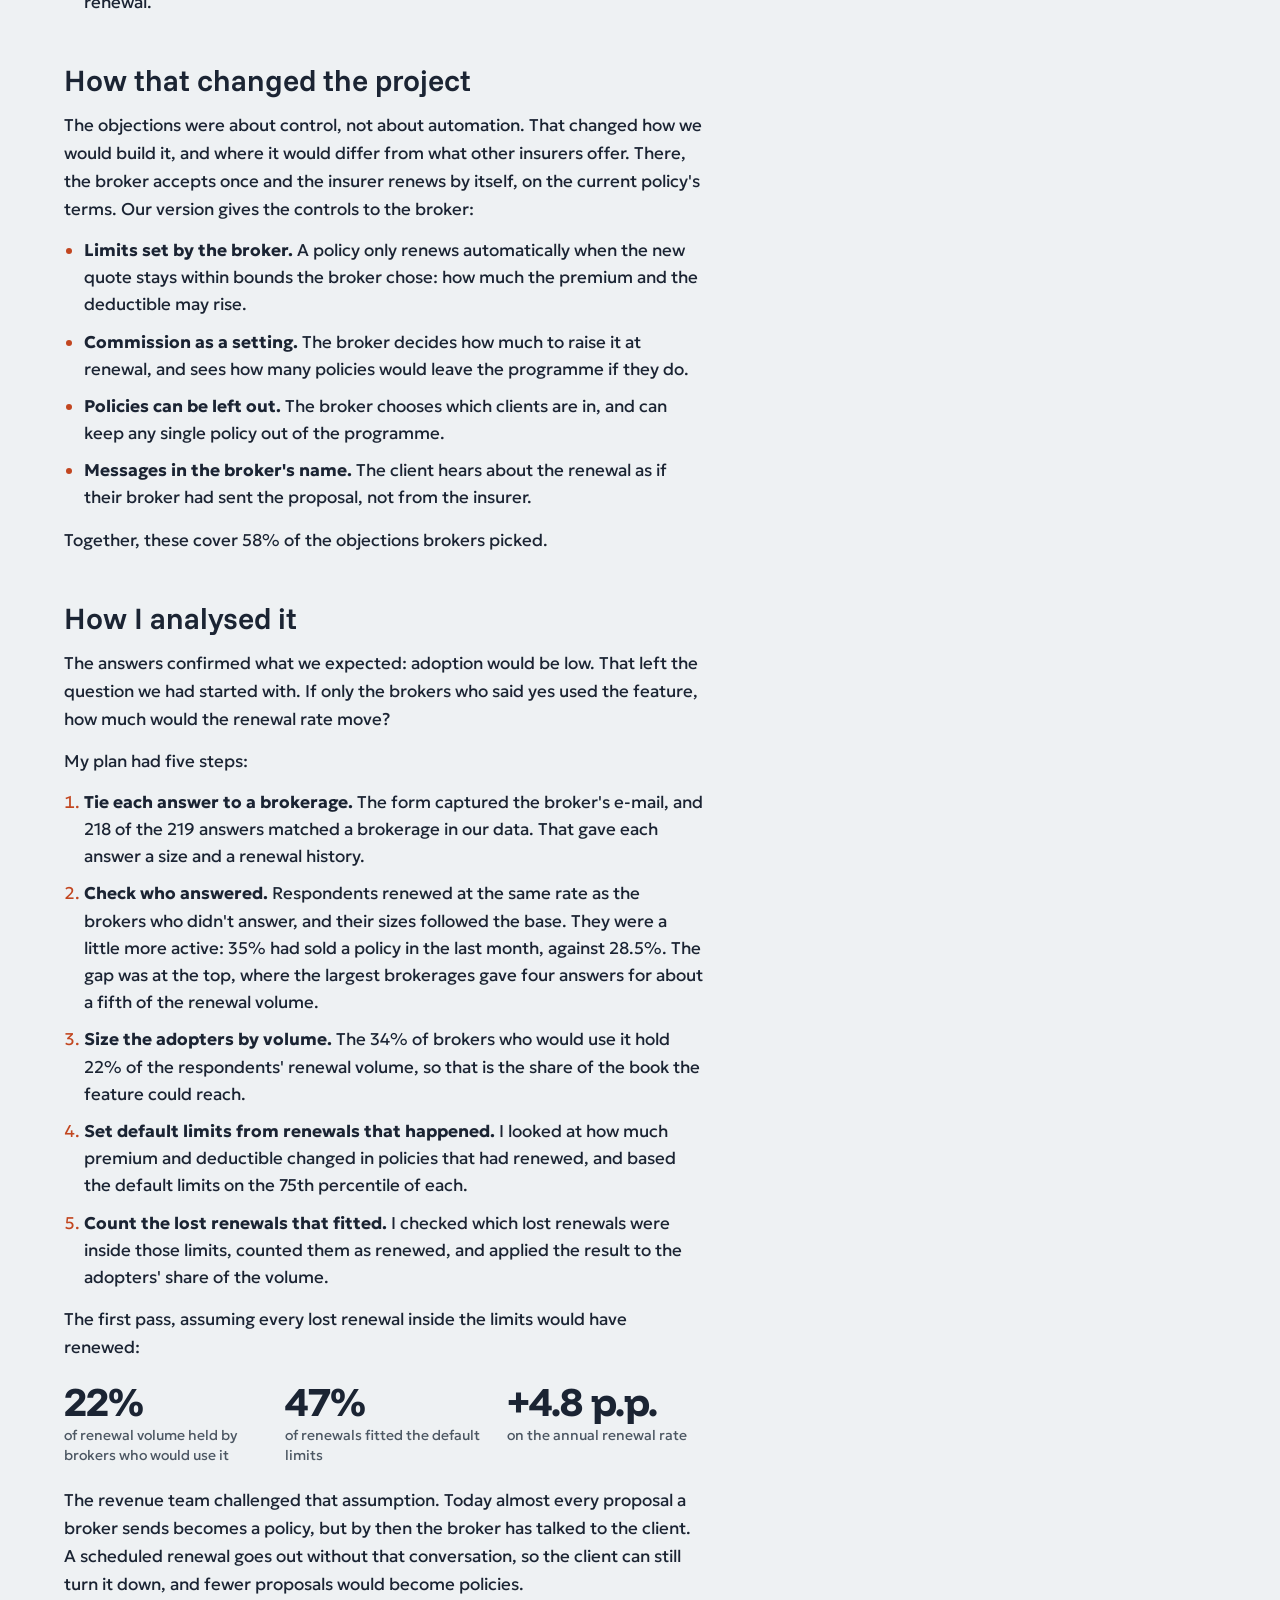
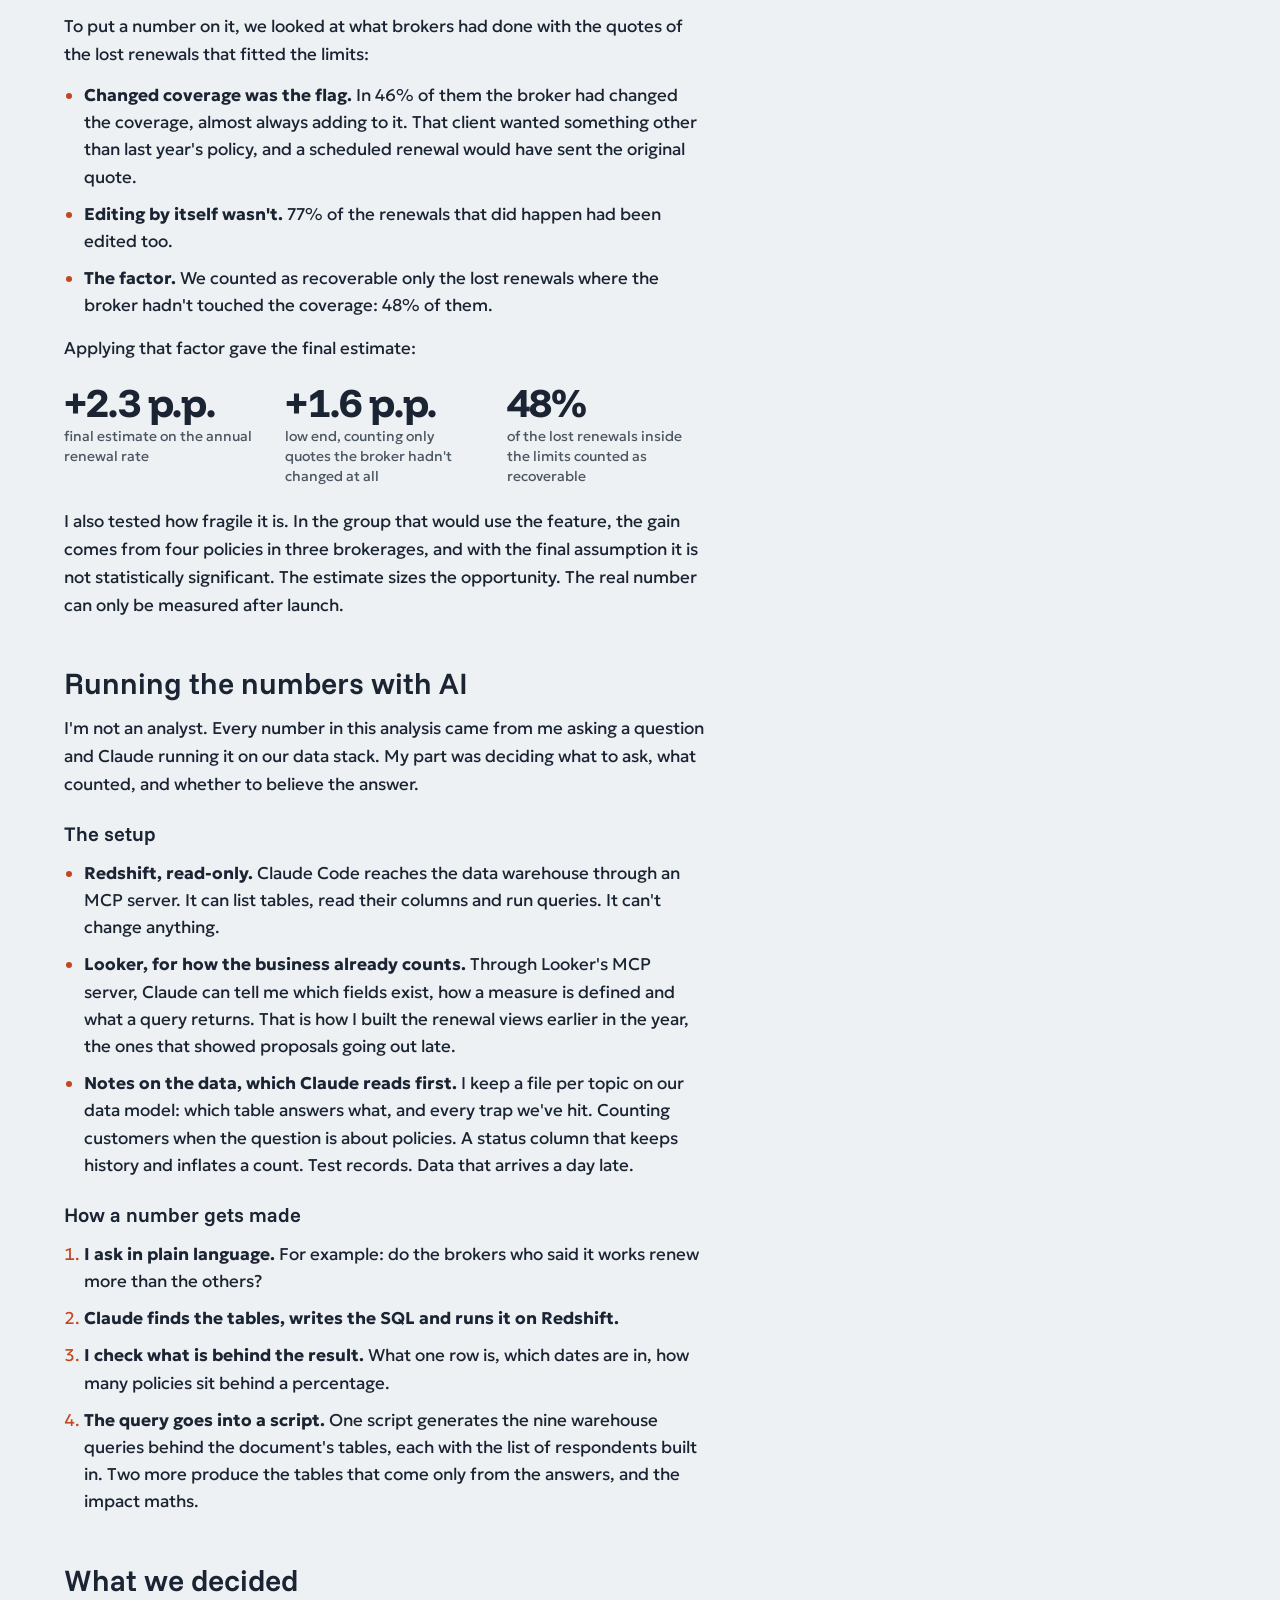
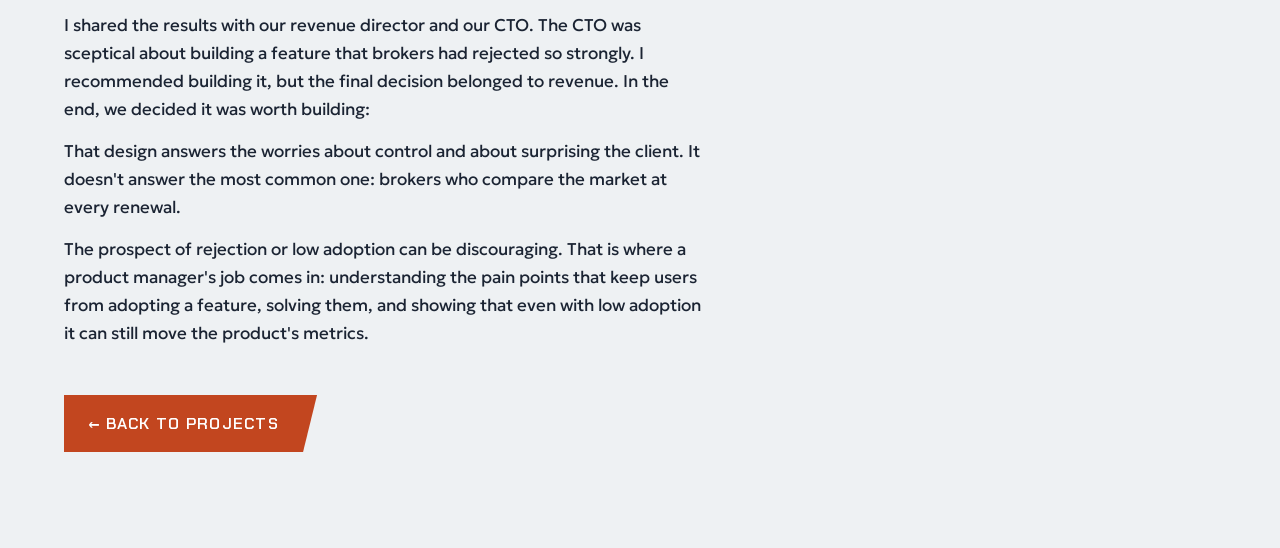
<file: portfolio/scheduled-renewal-survey/index.html>
<!doctype html>
<html lang="en">
<head>
  <meta charset="utf-8">
  <meta name="viewport" content="width=device-width, initial-scale=1">
  <title>Scheduled renewal survey — hvasques</title>
  <meta name="description" content="A one-minute survey to our brokers, to decide whether to build scheduled renewal. How I ran the numbers with Claude on Redshift and Looker, what we asked, how we read it and what we decided.">
  <link rel="preconnect" href="https://fonts.googleapis.com">
  <link rel="preconnect" href="https://fonts.gstatic.com" crossorigin>
  <link rel="stylesheet" href="/assets/css/tokens.css">
  <link rel="stylesheet" href="/assets/css/base.css">
  <link rel="stylesheet" href="/assets/css/project.css">
  <script type="module" src="/assets/js/pages/project.js"></script>
</head>
<body data-project="scheduled-renewal-survey">
  <rock-roof></rock-roof>
  <div class="rock wall wall--read"></div>
  <site-header current="portfolio"></site-header>

  <main class="content content--project">
    <article class="copy--project">
      <header class="project-head">
        <a class="btn btn--sm back--top" href="/portfolio/">&larr; Back to projects</a>
        <!-- Label and grade are filled in from projects.js -->
        <span class="label label--on" data-project-label>Case study · Route N</span>
        <div class="project-title">
          <h1 class="title">Scheduled renewal survey</h1>
          <span class="grade grade--on grade--lg" data-project-grade>0a</span>
        </div>
        <p class="lede">A one-minute survey to our brokers, to decide whether to build scheduled renewal. I ran the numbers behind it with Claude on Redshift and Looker. The answer was yes, for a smaller group than we hoped but with a lift still worth investing.</p>
        <dl class="facts">
          <dt>My role</dt>
          <dd>Product manager. I ran the send, did the analysis and wrote the results and the product spec.</dd>
          <dt>When</dt>
          <dd>October 2026</dd>
          <dt>Tools</dt>
          <dd>Claude Code with the Redshift and Looker MCP servers, SQL, Python · Customer.io, WhatsApp, Google Forms</dd>
        </dl>
      </header>

      <section class="section">
        <h2 data-sec>Why a survey</h2>
        <p>Justos sells through brokers, and an annual policy only renews when the broker sends the renewal proposal for it. Many send it late, or don't send it at all. Our numbers showed that we could improve the renewal rate by getting more renewal quotes turned into proposals.</p>
        <p>Pricing is always the first thing we blame. But the revenue team brought an insight: some brokers, especially the big ones, tend to keep their policies with the same insurer at renewal. So they suggested something a few big insurers already offer: scheduled renewal, a feature that lets brokers opt in to have their annual policies renew automatically, without sending a proposal for each one.</p>
        <p>The problem was that an earlier renewal discovery with brokers had shown this idea was heavily rejected. So before deciding whether it was worth building, we asked ourselves one question: even if adoption is low, would the impact still be significant?</p>
        <p>To answer it, we ran a survey with our brokers.</p>
      </section>

      <section class="section">
        <h2 data-sec>What we asked</h2>
        <p>Three questions and an optional comment:</p>
        <ol>
          <li><strong>Do you already know or use this kind of renewal?</strong>
            <p class="goal">Goal: understand how well known the feature is.</p>
            <ul>
              <li>I use it today</li>
              <li>I used it and stopped</li>
              <li>I know it, but never used it</li>
              <li>I didn't know it</li>
            </ul>
          </li>
          <li><strong>For your car insurance book, this kind of renewal…</strong>
            <p class="goal">Goal: understand how brokers see it, and how that relates to how well they know it.</p>
            <ul>
              <li>Works well, I'd turn it on for almost everything</li>
              <li>Works for part of my clients</li>
              <li>Doesn't work for me, I prefer to quote each renewal</li>
              <li>Gets in the way of my work</li>
            </ul>
          </li>
          <li><strong>What weighs most in that answer?</strong> (up to two)
            <p class="goal">Goal: understand what they like or dislike about it, and where we could improve on what other companies already offer.</p>
            <ul>
              <li>Less work</li>
              <li>Not losing the client to another brokerage</li>
              <li>Losing control of price and coverages</li>
              <li>Commission (keeping or negotiating it)</li>
              <li>I compare the market at every renewal</li>
              <li>The client being surprised by a renewal I didn't announce</li>
              <li>I've had a problem with it before</li>
              <li>Other (free text)</li>
            </ul>
          </li>
        </ol>
        <p>I set up the send: a WhatsApp message through our messaging platform, with a link to a form that already knew who was answering. I proposed sending it to every broker and not to a sample.</p>
        <div class="stat-row">
          <div class="stat"><span class="stat__n">219</span><span class="stat__what">answers, against a target of 100</span></div>
          <div class="stat"><span class="stat__n">95%</span><span class="stat__what">of them arrived on the same day</span></div>
        </div>
      </section>

      <section class="section">
        <h2 data-sec>What they said</h2>
        <div class="bars" role="list" aria-label="For your car insurance book, this kind of renewal…">
          <div class="bars__row" role="listitem"><span>Doesn't work for me, I prefer to quote each renewal</span><span class="bars__n">56%</span><span class="bars__bar"><span style="width:56%"></span></span></div>
          <div class="bars__row" role="listitem"><span>Works for part of my clients</span><span class="bars__n">19%</span><span class="bars__bar"><span style="width:19%"></span></span></div>
          <div class="bars__row" role="listitem"><span>Works well, I'd turn it on for almost everything</span><span class="bars__n">15%</span><span class="bars__bar"><span style="width:15%"></span></span></div>
          <div class="bars__row" role="listitem"><span>Gets in the way of my work</span><span class="bars__n">10%</span><span class="bars__bar"><span style="width:10%"></span></span></div>
        </div>
        <p class="bars__note">Question 2, share of the 219 answers.</p>
        <ul>
          <li><strong>One in three would use it.</strong> 34% said it works, and more of them for part of their clients than for all.</li>
          <li><strong>They know the idea.</strong> 73% had heard of it and 28% had used it somewhere. More than half of those who used it had stopped.</li>
          <li><strong>Using it changes the answer.</strong> Among brokers who use it today, 88% said it works. Among those who only know it, 20%.</li>
          <li><strong>The objections are about the broker's role.</strong> The top reasons were comparing the market at every renewal (42%) and the client being surprised by a renewal the broker didn't announce (34%).</li>
          <li><strong>Control over the quote came next.</strong> 21% feared losing control of price and coverages, and 16% pointed to commission, which brokers often raise at renewal.</li>
        </ul>
      </section>

      <section class="section">
        <h2 data-sec>How that changed the project</h2>
        <p>The objections were about control, not about automation. That changed how we would build it, and where it would differ from what other insurers offer. There, the broker accepts once and the insurer renews by itself, on the current policy's terms. Our version gives the controls to the broker:</p>
        <ul>
          <li><strong>Limits set by the broker.</strong> A policy only renews automatically when the new quote stays within bounds the broker chose: how much the premium and the deductible may rise.</li>
          <li><strong>Commission as a setting.</strong> The broker decides how much to raise it at renewal, and sees how many policies would leave the programme if they do.</li>
          <li><strong>Policies can be left out.</strong> The broker chooses which clients are in, and can keep any single policy out of the programme.</li>
          <li><strong>Messages in the broker's name.</strong> The client hears about the renewal as if their broker had sent the proposal, not from the insurer.</li>
        </ul>
        <p>Together, these cover 58% of the objections brokers picked.</p>
      </section>

      <section class="section">
        <h2 data-sec>How I analysed it</h2>
        <p>The answers confirmed what we expected: adoption would be low. That left the question we had started with. If only the brokers who said yes used the feature, how much would the renewal rate move?</p>
        <p>My plan had five steps:</p>
        <ol>
          <li><strong>Tie each answer to a brokerage.</strong> The form captured the broker's e-mail, and 218 of the 219 answers matched a brokerage in our data. That gave each answer a size and a renewal history.</li>
          <li><strong>Check who answered.</strong> Respondents renewed at the same rate as the brokers who didn't answer, and their sizes followed the base. They were a little more active: 35% had sold a policy in the last month, against 28.5%. The gap was at the top, where the largest brokerages gave four answers for about a fifth of the renewal volume.</li>
          <li><strong>Size the adopters by volume.</strong> The 34% of brokers who would use it hold 22% of the respondents' renewal volume, so that is the share of the book the feature could reach.</li>
          <li><strong>Set default limits from renewals that happened.</strong> I looked at how much premium and deductible changed in policies that had renewed, and based the default limits on the 75th percentile of each.</li>
          <li><strong>Count the lost renewals that fitted.</strong> I checked which lost renewals were inside those limits, counted them as renewed, and applied the result to the adopters' share of the volume.</li>
        </ol>
        <p>The first pass, assuming every lost renewal inside the limits would have renewed:</p>
        <div class="stat-row">
          <div class="stat"><span class="stat__n">22%</span><span class="stat__what">of renewal volume held by brokers who would use it</span></div>
          <div class="stat"><span class="stat__n">47%</span><span class="stat__what">of renewals fitted the default limits</span></div>
          <div class="stat"><span class="stat__n">+4.8 p.p.</span><span class="stat__what">on the annual renewal rate</span></div>
        </div>
        <p>The revenue team challenged that assumption. Today almost every proposal a broker sends becomes a policy, but by then the broker has talked to the client. A scheduled renewal goes out without that conversation, so the client can still turn it down, and fewer proposals would become policies.</p>
        <p>To put a number on it, we looked at what brokers had done with the quotes of the lost renewals that fitted the limits:</p>
        <ul>
          <li><strong>Changed coverage was the flag.</strong> In 46% of them the broker had changed the coverage, almost always adding to it. That client wanted something other than last year's policy, and a scheduled renewal would have sent the original quote.</li>
          <li><strong>Editing by itself wasn't.</strong> 77% of the renewals that did happen had been edited too.</li>
          <li><strong>The factor.</strong> We counted as recoverable only the lost renewals where the broker hadn't touched the coverage: 48% of them.</li>
        </ul>
        <p>Applying that factor gave the final estimate:</p>
        <div class="stat-row">
          <div class="stat"><span class="stat__n">+2.3 p.p.</span><span class="stat__what">final estimate on the annual renewal rate</span></div>
          <div class="stat"><span class="stat__n">+1.6 p.p.</span><span class="stat__what">low end, counting only quotes the broker hadn't changed at all</span></div>
          <div class="stat"><span class="stat__n">48%</span><span class="stat__what">of the lost renewals inside the limits counted as recoverable</span></div>
        </div>
        <p>I also tested how fragile it is. In the group that would use the feature, the gain comes from four policies in three brokerages, and with the final assumption it is not statistically significant. The estimate sizes the opportunity. The real number can only be measured after launch.</p>
      </section>

      <section class="section">
        <h2 data-sec>Running the numbers with AI</h2>
        <p>I'm not an analyst. Every number in this analysis came from me asking a question and Claude running it on our data stack. My part was deciding what to ask, what counted, and whether to believe the answer.</p>
        <h3>The setup</h3>
        <ul>
          <li><strong>Redshift, read-only.</strong> Claude Code reaches the data warehouse through an MCP server. It can list tables, read their columns and run queries. It can't change anything.</li>
          <li><strong>Looker, for how the business already counts.</strong> Through Looker's MCP server, Claude can tell me which fields exist, how a measure is defined and what a query returns. That is how I built the renewal views earlier in the year, the ones that showed proposals going out late.</li>
          <li><strong>Notes on the data, which Claude reads first.</strong> I keep a file per topic on our data model: which table answers what, and every trap we've hit. Counting customers when the question is about policies. A status column that keeps history and inflates a count. Test records. Data that arrives a day late.</li>
        </ul>
        <h3>How a number gets made</h3>
        <ol>
          <li><strong>I ask in plain language.</strong> For example: do the brokers who said it works renew more than the others?</li>
          <li><strong>Claude finds the tables, writes the SQL and runs it on Redshift.</strong></li>
          <li><strong>I check what is behind the result.</strong> What one row is, which dates are in, how many policies sit behind a percentage.</li>
          <li><strong>The query goes into a script.</strong> One script generates the nine warehouse queries behind the document's tables, each with the list of respondents built in. Two more produce the tables that come only from the answers, and the impact maths.</li>
        </ol>
      </section>

      <section class="section">
        <h2 data-sec>What we decided</h2>
        <p>I shared the results with our revenue director and our CTO. The CTO was sceptical about building a feature that brokers had rejected so strongly. I recommended building it, but the final decision belonged to revenue. In the end, we decided it was worth building:</p>
        <p>That design answers the worries about control and about surprising the client. It doesn't answer the most common one: brokers who compare the market at every renewal.</p>
        <p>The prospect of rejection or low adoption can be discouraging. That is where a product manager's job comes in: understanding the pain points that keep users from adopting a feature, solving them, and showing that even with low adoption it can still move the product's metrics.</p>
      </section>

      <a class="btn back--bottom" href="/portfolio/">&larr; Back to projects</a>
    </article>
  </main>
</body>
</html>
</file>
<file: assets/css/tokens.css>
/* ==========================================================================
   Design tokens: the ONE file to edit to restyle the whole site.
   Colors, fonts, scale and shapes. Every other CSS and JS file reads these.
   ========================================================================== */

/* Fonts are loaded here so that swapping a family is a one-file change:
   edit this URL and the matching --font-* variable below. */
@import url("https://fonts.googleapis.com/css2?family=Chakra+Petch:wght@500;600;700&family=Funnel+Display:wght@700;800&family=Funnel+Sans:wght@400;500;600&family=Geologica:wght@400;500&display=swap");

:root {
  /* ---- Colors (palette: Alpenglow) ---- */
  --ground:  #EEF1F3; /* page background */
  --surface: #C9D0D6; /* rock (roof, walls), inactive grade badge, list rules */
  --ink:     #1B2433; /* text */
  --muted:   #4C5763; /* secondary text, inactive routes and holds */
  --texture: #A3AEB9; /* strata lines and decorative holds. Never for text */
  --path:    #C2461F; /* the ONLY "go here" color. Alternative: Rooftop #D9121A */
  --on-path: #FFFFFF; /* text on top of --path */

  /* ---- Fonts ---- */
  --font-ui:    "Chakra Petch", sans-serif;       /* logo, menu, buttons, grades, route numbers */
  --font-title: "Funnel Display", sans-serif;     /* page titles (h1) */
  --font-name:  "Funnel Sans", sans-serif;        /* project names, section headings */
  --font-body:  "Geologica", system-ui, sans-serif;

  /* ---- Scale ----
     The rock is drawn on a 1280 x 760 design frame. --u is the size of one
     frame unit: the frame is scaled to FIT inside the window, never stretched.
     Whatever space is left over (ultrawide or very tall windows) is filled
     with extra rock segments. See assets/js/components/rock.js. */
  --u-min: 0.75px; /* the rock never gets smaller than this */
  --u-max: 1.5px;  /* nor bigger, so it doesn't balloon on huge monitors */
  --u: clamp(var(--u-min), min(100vw / 1280, 100vh / 760), var(--u-max));

  /* ---- Layout ---- */
  --gutter: 64px; /* side padding of the page; the menu ends this far from the edge */

  /* ---- Shapes (all flat, sharp corners) ---- */
  --shape-button: polygon(0 0, 100% 0, calc(100% - 14px) 100%, 0 100%);
  --shape-grade:  polygon(8% 8%, 92% 0, 100% 70%, 78% 100%, 4% 92%, 0 40%);
  --shape-marker: polygon(10% 20%, 85% 5%, 100% 75%, 20% 100%);
  /* Pointer tag (like the "KMON!" cursor), with its tip at the top-right */
  --shape-tag:    polygon(100% 0, calc(100% - 14px) 7px, 0 7px, 8px 100%, calc(100% - 7px) 100%, calc(100% - 7px) 14px);
}
</file>
<file: assets/css/base.css>
/* ==========================================================================
   Shared styles: page frame, rock, header, and the small reusable pieces
   (title, label, grade badge, button, holds). No colors or fonts are written
   here directly; they all come from tokens.css.
   ========================================================================== */

*, *::before, *::after { box-sizing: border-box; }

html {
  /* If the browser lets you scroll past the top or bottom of the page, what
     shows beyond it is rock (a continuation of the roof), not a pale gap */
  background: var(--surface);
}
/* With a mouse or trackpad, no rubber-band scrolling at all. Phones keep
   theirs, because it is also how pull-to-refresh works. */
@media (hover: hover) {
  html, body { overscroll-behavior: none; }
}

body {
  position: relative;
  margin: 0;
  /* At least one window tall, so the walls always reach the floor.
     svh = the window height on phones while the address bar is showing */
  min-height: max(100vh, calc(760 * var(--u)));
  min-height: max(100svh, calc(760 * var(--u)));
  background: var(--ground);
  color: var(--ink);
  font-family: var(--font-body);
}

a { color: var(--ink); }
a:hover { color: var(--path); }
:focus-visible { outline: 2px solid var(--ink); outline-offset: 2px; }

/* ---- Rock (drawn by assets/js/components/rock.js) ----------------------- */
/* Layers: walls 0, roof 1, content 2, header 3 */

.rock {
  position: absolute;
  overflow: hidden;
  pointer-events: none;
}
.rock > svg {
  position: absolute;
  inset: 0;
  width: 100%;
  height: 100%;
  display: block;
}
.rock__fill { fill: var(--surface); }
.rock__strata polyline {
  fill: none;
  stroke: var(--texture);
  stroke-width: 1.5;
  vector-effect: non-scaling-stroke;
}

rock-roof {
  display: block;
  z-index: 1;
  top: 0;
  left: 0;
  width: 100%;
  height: calc(152 * var(--u));
}

.wall {
  z-index: 0;
  top: 0;
  right: 0;
  height: 100%;
}

/* ---- Holds (shapes live in assets/js/components/holds.js) ---------------- */

.hold { fill: var(--texture); }          /* decoration on the rock */
.hold--route { fill: var(--path); }      /* a hold on the highlighted route */
.hold--badge { fill: var(--ink); }       /* route-number badge on the topo */
.hold--section { fill: var(--muted); transition: fill 0.25s ease; }
.hold--badge.is-on,
.hold--section.is-on { fill: var(--path); }
/* A number (or arrow) written on a badge */
.hold-num {
  fill: var(--ground);
  font-family: var(--font-ui);
  font-weight: 700;
  font-size: 15px;
  text-anchor: middle;
}

/* ---- Header (rendered by assets/js/components/header.js) ----------------- */

site-header {
  position: absolute;
  z-index: 3;
  top: 0;
  left: 0;
  right: 0;
  display: flex;
  flex-wrap: wrap;
  align-items: center;
  justify-content: space-between;
  gap: 16px 64px;
  padding: 44px var(--gutter) 0;
}

.brand {
  font-family: var(--font-ui);
  font-weight: 700;
  font-size: 22px;
  letter-spacing: 0.06em;
  text-transform: uppercase;
  text-decoration: none;
}
.brand a { text-decoration: none; }
.brand ol {
  display: flex;
  flex-wrap: wrap;
  align-items: baseline;
  margin: 0;
  padding: 0;
  list-style: none;
}
.brand .crumb-mid { color: var(--muted); }
.brand .crumb-mid:hover { color: var(--path); }
.slash { color: var(--path); }

.nav {
  display: flex;
  flex-wrap: wrap;
  gap: 32px;
  font-family: var(--font-ui);
  font-weight: 500;
  font-size: 16px;
  letter-spacing: 0.1em;
  text-transform: uppercase;
}
.nav a { padding-bottom: 6px; text-decoration: none; }
.nav a[aria-current="page"] { box-shadow: inset 0 -3px 0 var(--path); }

/* ---- Content ------------------------------------------------------------- */

.content {
  position: relative;
  z-index: 2;
  /* Starts under the roof: tied to the roof's height so it never overlaps */
  padding: calc(152 * var(--u) + var(--content-gap, 55px)) var(--gutter) 56px;
  /* The empty part of this box lies over the walls: let the mouse through */
  pointer-events: none;
}
.content > * { pointer-events: auto; }

.title {
  margin: 0;
  font-family: var(--font-title);
  font-weight: 800;
  font-size: clamp(56px, 8vw, 104px);
  line-height: 0.92;
  letter-spacing: -0.03em;
}
.title--sm { font-size: clamp(48px, 6vw, 80px); }
.hl { color: var(--path); }

.lede {
  margin: 0;
  font-size: 19px;
  line-height: 1.55;
  color: var(--muted);
}

/* Label: plain text with a hold-shaped marker in front */
.label {
  display: inline-flex;
  align-items: center;
  gap: 8px;
  font-size: 14px;
  color: var(--muted);
}
.label::before {
  content: "";
  flex: none;
  width: 10px;
  height: 10px;
  background: var(--muted);
  clip-path: var(--shape-marker);
}
.label--on::before,
.is-on .label::before { background: var(--path); }

/* Grade badge: a grade inside a hold shape */
.grade {
  font-family: var(--font-ui);
  font-weight: 700;
  font-size: 15px;
  line-height: 1;
  padding: 9px 12px 9px 14px;
  background: var(--surface);
  color: var(--ink);
  clip-path: var(--shape-grade);
}
.grade--on,
.is-on .grade { background: var(--path); color: var(--on-path); }
.grade--lg { font-size: 18px; padding: 11px 14px 11px 16px; }

/* Primary button: the right edge is cut on a diagonal */
.btn {
  display: inline-block;
  align-self: flex-start;
  padding: 18px 38px 18px 24px;
  font-family: var(--font-ui);
  font-weight: 600;
  font-size: 16px;
  letter-spacing: 0.08em;
  text-transform: uppercase;
  text-decoration: none;
  background: var(--path);
  color: var(--on-path);
  clip-path: var(--shape-button);
}
.btn:hover { color: var(--on-path); }
.btn--sm { padding: 11px 28px 11px 16px; font-size: 13px; }

@media (prefers-reduced-motion: reduce) {
  *, *::before, *::after { animation: none !important; transition: none !important; }
}

/* ---- Phones and narrow windows --------------------------------------------
   One breakpoint for the whole site. Below it: no walls (each page's CSS
   hides its own), and the header is only the menu, without the logo and
   breadcrumb, which don't fit beside it. */
@media (max-width: 860px) {
  :root { --gutter: 20px; }
  site-header { justify-content: flex-end; }
  .brand { display: none; }
  .nav { gap: 22px; }
}
</file>
<file: assets/css/home.css>
/* Home: copy on the left, overhang wall with the route on the right */

.wall--home { width: calc(520 * var(--u)); }

.copy--home {
  display: flex;
  flex-direction: column;
  align-items: flex-start;
  gap: 24px;
  max-width: 600px;
}
.copy--home .lede { max-width: 38ch; }
.copy--home .btn { margin-top: 8px; }

/* Contact links under the button, separated by the logo's slash */
.contact {
  display: flex;
  flex-wrap: wrap;
  margin: 0;
  padding: 0;
  list-style: none;
  font-family: var(--font-ui);
  font-weight: 600;
  font-size: 15px;
  letter-spacing: 0.08em;
  text-transform: uppercase;
}
.contact li + li::before {
  content: "/";
  margin: 0 12px;
  color: var(--path);
}
.contact a { text-decoration: none; }

/* The name: caps, one word per line */
.title--name { text-transform: uppercase; }
.title--name span { display: block; }

/* "create things": the word after "create" keeps rolling through a list, in
   place, like a slot-machine reel. The words are in index.html; the reel
   shows one line at a time and nothing around it moves. */
.creates { white-space: nowrap; }
.creates__slot {
  display: inline-block;
  vertical-align: top;
  height: 1.55em; /* one line of the paragraph */
  overflow: hidden;
}
.creates__reel {
  display: block;
  animation: creates-roll 6s ease-in-out infinite;
}
.creates__reel > span { display: block; }
/* Five entries (the last repeats the first, so the loop has no jump): hold on
   a word, then move up one entry = 20% of the reel. To change the number of
   words, change these steps to match. */
@keyframes creates-roll {
  0%, 19% { transform: translateY(0); }
  25%, 44% { transform: translateY(-20%); }
  50%, 69% { transform: translateY(-40%); }
  75%, 94% { transform: translateY(-60%); }
  100% { transform: translateY(-80%); }
}

/* The route: one solid line through the holds, up to the roof */
.route-line {
  fill: none;
  stroke: var(--path);
  stroke-width: 4;
  stroke-linecap: round;
}

@media (max-width: 1100px) { .copy--home { max-width: 46%; } }
@media (max-width: 860px) {
  .wall--home { display: none; }
  .copy--home { max-width: 100%; }
}
</file>
<file: assets/css/portfolio.css>
/* Portfolio: list of projects on the left, topo wall on the right */

.content--portfolio { --content-gap: 43px; padding-bottom: 48px; }

.wall--topo { width: calc(720 * var(--u)); }

.copy--portfolio {
  display: flex;
  flex-direction: column;
  gap: 28px;
  max-width: 440px;
}
.copy--portfolio .intro { display: flex; flex-direction: column; gap: 14px; }
.copy--portfolio .lede { font-size: 17px; }
.note { margin: 0; font-size: 14px; line-height: 1.5; color: var(--muted); }

/* ---- Project rows (built by assets/js/pages/portfolio.js) ---- */

.routes {
  display: flex;
  flex-direction: column;
  border-top: 1px solid var(--surface);
}
.row {
  display: grid;
  grid-template-columns: 30px minmax(0, 1fr) auto 16px;
  align-items: center;
  gap: 14px;
  min-height: 44px;
  padding: 11px 6px 11px 0;
  border-bottom: 1px solid var(--surface);
  color: var(--ink);
  text-decoration: none;
  transition: background-color 0.15s ease;
}
.row:hover,
.row.is-hot { /* is-hot: its route is being hovered on the wall */
  color: var(--ink);
  background: color-mix(in srgb, var(--surface) 35%, transparent);
}
.row__n {
  font-family: var(--font-ui);
  font-weight: 600;
  font-size: 16px;
}
.row__body { display: flex; flex-direction: column; gap: 4px; min-width: 0; }
.row__name {
  font-family: var(--font-name);
  font-weight: 600;
  font-size: 19px;
  line-height: 1.1;
}
.row__arrow {
  font-family: var(--font-ui);
  font-weight: 700;
  font-size: 18px;
  line-height: 1;
  color: var(--path);
  opacity: 0;
}
.row.is-on .row__n { color: var(--path); }
.row.is-on .row__arrow { opacity: 1; }
/* Touch screens have no hover to select a row, so every project that has a
   page shows its arrow, and one tap opens it */
@media (hover: none) {
  .row[href] .row__arrow { opacity: 1; }
}

/* ---- Topo ---- */

.topo-route {
  fill: none;
  stroke: var(--muted);
  stroke-width: 4;
  stroke-linecap: round;
  opacity: 0.7;
}
.topo-route--on {
  stroke: var(--path);
  stroke-width: 5.5;
  opacity: 1;
}

/* Invisible hover/click areas over each route (the wall itself ignores the mouse) */
.topo-hit path {
  fill: none;
  stroke: transparent;
  stroke-width: 30;
  stroke-linecap: round;
  pointer-events: stroke;
}
.topo-hit .hold { fill: transparent; pointer-events: all; }
.topo-hit { outline: none; }
.wall--topo { user-select: none; -webkit-user-select: none; }

/* Not enough room for the wall next to the list */
@media (max-width: 1040px) { .wall--topo { display: none; } }
</file>
<file: assets/css/project.css>
/* Project page: case study text, with the reading route on a thin wall
   that stays fixed to the window */

.content--project { padding-bottom: 96px; }

.wall--read {
  position: fixed;
  width: calc(200 * var(--u));
  height: 100vh;
}

.copy--project {
  display: flex;
  flex-direction: column;
  width: min(640px, calc(100% - 200 * var(--u)));
}

.project-head {
  display: flex;
  flex-direction: column;
  align-items: flex-start;
  gap: 18px;
  padding-bottom: 96px;
}
.project-head .label { font-size: 15px; }
.project-head .lede { max-width: 40ch; }
.project-title {
  display: flex;
  flex-wrap: wrap;
  align-items: flex-end;
  gap: 18px;
}
.project-title .grade { margin-bottom: 8px; }

.section {
  display: flex;
  flex-direction: column;
  gap: 14px;
  min-height: 340px;
  padding-bottom: 48px;
}
.section h2 {
  margin: 0;
  font-family: var(--font-name);
  font-weight: 600;
  font-size: 30px;
  line-height: 1.1;
}
.section p { margin: 0; font-size: 17px; line-height: 1.65; }
.section img { max-width: 100%; height: auto; }

/* Reading route: dashed = still to read, solid = already read */
.read-route { fill: none; stroke-linecap: round; }
.read-route--todo {
  stroke: var(--muted);
  stroke-width: 3;
  stroke-dasharray: 7 9;
  opacity: 0.75;
}
.read-route--done { stroke: var(--path); stroke-width: 4.5; }

/* Each hold is a link to its section */
.read-hold { pointer-events: all; cursor: none; } /* the tag below replaces the cursor */
.read-hold__hit { fill: transparent; }
.read-hold:hover .hold { fill: var(--path); }
[data-sec] { scroll-margin-top: 48px; }

/* The tag that follows the mouse over a hold, with the section's title.
   Its tip (top-right) is the click point; it is placed by project.js. */
.hold-tag {
  position: fixed;
  z-index: 10;
  top: 0;
  left: 0;
  padding: 14px 24px 6px 20px;
  font-family: var(--font-ui);
  font-weight: 700;
  font-size: 14px;
  line-height: 1;
  letter-spacing: 0.06em;
  text-transform: uppercase;
  white-space: nowrap;
  background: var(--path);
  color: var(--on-path);
  clip-path: var(--shape-tag);
  transform-origin: 100% 0;
  pointer-events: none;
}

/* Way back to the list: on wide screens the breadcrumb (top) and a button at
   the end; on phones there is no breadcrumb, so the button goes to the top */
.back--top { display: none; }

@media (max-width: 860px) {
  .wall--read { display: none; }
  .copy--project { width: 100%; }
  .back--top { display: inline-block; }
  .back--bottom { display: none; }
  .content--project { --content-gap: 36px; }
}

/* ---- Pieces used inside a case study ------------------------------------ */

/* Fact sheet under the intro: role, team, when, tools */
.facts {
  display: grid;
  grid-template-columns: max-content minmax(0, 1fr);
  gap: 8px 20px;
  margin: 6px 0 0;
  font-size: 15px;
  line-height: 1.5;
}
.facts dt { color: var(--muted); }
.facts dd { margin: 0; }

.section ul,
.section ol {
  display: flex;
  flex-direction: column;
  gap: 10px;
  margin: 0;
  padding-left: 1.2em;
  font-size: 17px;
  line-height: 1.6;
}
.section li::marker { color: var(--path); }
/* Under a list item's title: what that item was for (e.g. a question's goal) */
.section .goal {
  margin-top: 2px;
  font-size: 15px;
  line-height: 1.5;
  color: var(--muted);
}
/* A list inside a list item (e.g. the options of a survey question) */
.section li > ul,
.section li > ol {
  gap: 4px;
  margin-top: 8px;
  font-size: 16px;
}
.section h3 {
  margin: 10px 0 0;
  font-family: var(--font-name);
  font-weight: 600;
  font-size: 20px;
  line-height: 1.2;
}

/* Images. Until the real screenshot exists, a .shot__slot holds its place.
   To add the image: put the file in /assets/img/<slug>/ and swap the
   <div class="shot__slot">…</div> for <img src="/assets/img/<slug>/<file>.png" alt="…">.
   Narrow screenshots (a phone-width screen) go inside a
   <div class="shot__plate">: one or two side by side, stacked on phones.
   Screenshots must use made-up data, never a real customer's. */
.shot {
  display: flex;
  flex-direction: column;
  gap: 10px;
  margin: 10px 0 6px;
}
.shot img { display: block; width: 100%; height: auto; }
.shot__plate {
  display: flex;
  flex-wrap: wrap;
  justify-content: center;
  align-items: flex-start;
  gap: 16px;
  padding: 20px;
  background: var(--surface);
}
.shot__plate img { flex: 1 1 220px; min-width: 0; max-width: 340px; }
.shot__slot {
  display: flex;
  align-items: center;
  justify-content: center;
  aspect-ratio: 16 / 10;
  padding: 24px;
  background: var(--surface);
  color: var(--muted);
  font-family: var(--font-ui);
  font-weight: 600;
  font-size: 14px;
  line-height: 1.4;
  letter-spacing: 0.06em;
  text-transform: uppercase;
  text-align: center;
}
.shot figcaption { font-size: 14px; line-height: 1.5; color: var(--muted); }

/* A number worth stopping at */
.stat-row {
  display: grid;
  grid-template-columns: repeat(auto-fit, minmax(150px, 1fr));
  gap: 18px 24px;
  margin: 6px 0;
}
.stat { display: flex; flex-direction: column; gap: 4px; }
.stat__n {
  font-family: var(--font-title);
  font-weight: 800;
  font-size: 40px;
  line-height: 1;
  letter-spacing: -0.02em;
}
.stat__what { font-size: 14px; line-height: 1.45; color: var(--muted); }

/* Answers to a survey question: one row per option, widest bar = 100% */
.bars {
  display: flex;
  flex-direction: column;
  gap: 14px;
  margin: 6px 0;
}
.bars__row {
  display: grid;
  grid-template-columns: minmax(0, 1fr) max-content;
  gap: 6px 16px;
  font-size: 15px;
  line-height: 1.4;
}
.bars__n { font-family: var(--font-ui); font-weight: 600; }
.bars__bar { grid-column: 1 / -1; height: 10px; background: var(--surface); }
.bars__bar span { display: block; height: 100%; background: var(--ink); }
.bars__note { font-size: 14px; line-height: 1.5; color: var(--muted); }
</file>
